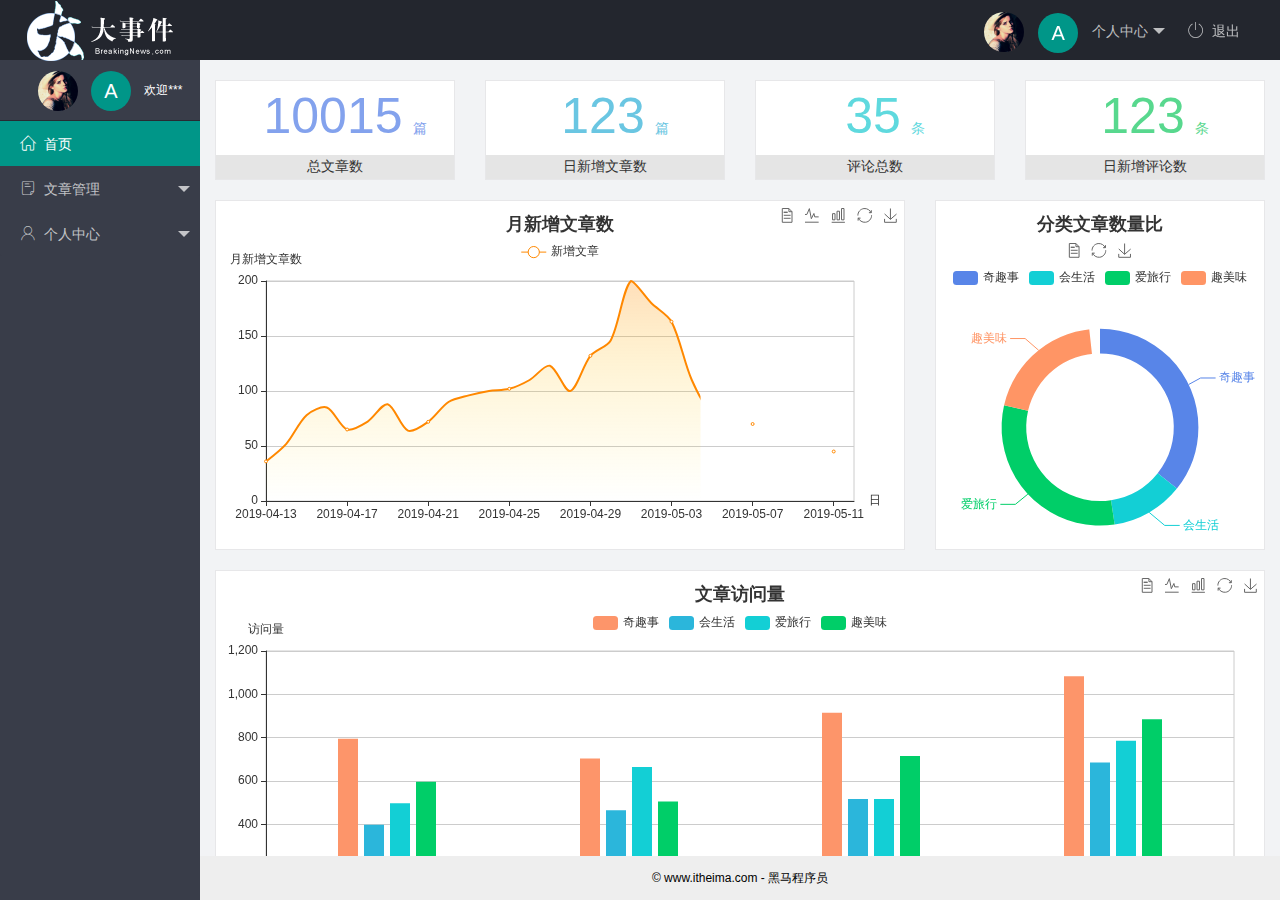
<file: index.html>
<!DOCTYPE html>
<html>
<head>
  <meta charset="utf-8">
  <meta name="viewport" content="width=device-width, initial-scale=1, maximum-scale=1">
  <title>layout 后台大布局 - Layui</title>
  <link rel="stylesheet" href="./assets/lib/layui/css/layui.css">
  <link rel="stylesheet" href="./assets/fonts/iconfont.css">
  <link rel="stylesheet" href="./assets/css/index.css">
</head>
<body class="layui-layout-body">
<div class="layui-layout layui-layout-admin">
  <div class="layui-header">
    <div class="layui-logo"><img src="./assets/images/logo.png" alt=""></div>
    <!-- 头部区域（可配合layui已有的水平导航） -->
    <ul class="layui-nav layui-layout-right">
      <li class="layui-nav-item">
        <a href="javascript:;">
          <img src="./assets/images/sample.jpg" class="layui-nav-img">
          <span class="text-avatar">A</span>
          个人中心
        </a>
        <dl class="layui-nav-child">
          <dd><a href="">基本资料</a></dd>
          <dd><a href="">更换头像</a></dd>
          <dd><a href="">更改密码</a></dd>
        </dl>
      </li>
      <li class="layui-nav-item">
        <a href="javascript:;" id="btnLogout"><span class="iconfont icon-tuichu"></span>退出</a>
        </li>
    </ul>
  </div>
  
  <div class="layui-side layui-bg-black">
    <div class="layui-side-scroll">
      <div class="userinfo">
        <img src="./assets/images/sample.jpg" class="layui-nav-img">
        <span class="text-avatar">A</span>
        <span id="welcome">欢迎***</span>
      </div>
      <!-- 左侧导航区域（可配合layui已有的垂直导航） -->
      <ul class="layui-nav layui-nav-tree" lay-shrink="all">
        <li class="layui-nav-item layui-this">
          <a href="./home/dashboard.html" target="fm"><span class="iconfont icon-home"></span>首页</a>
        </li>
        <li class="layui-nav-item">
          <a class="" href="javascript:;"><span class="iconfont icon-16"></span>文章管理</a>
          <dl class="layui-nav-child">
            <dd>
              <a href="javascript:;"><i class="layui-icon layui-icon-app"></i>文章类别</a>
            </dd>
            <dd>
              <a href="javascript:;"><i class="layui-icon layui-icon-app"></i>文章列表</a>
            </dd>
            <dd>
              <a href="javascript:;"><i class="layui-icon layui-icon-app"></i>发布文章</a>
            </dd>
          </dl>
        </li>
        <li class="layui-nav-item">
          <a href="javascript:;"><span class="iconfont icon-user"></span>个人中心</a>
          <dl class="layui-nav-child">
            <dd>
              <a href="javascript:;"><i class="layui-icon layui-icon-app"></i>基本资料</a>
            </dd>
            <dd>
              <a href="javascript:;"><i class="layui-icon layui-icon-app"></i>更换头像</a>
            </dd>
            <dd>
              <a href="javascript:;"><i class="layui-icon layui-icon-app"></i>重置密码</a>
            </dd>
          </dl>
        </li>
      </ul>
    </div>
  </div>
  
  <div class="layui-body">
    <!-- 内容主体区域 -->
    <iframe name="fm" src="./home/dashboard.html" frameborder="0"></iframe>
  </div>
  
  <div class="layui-footer">
    <!-- 底部固定区域 -->
    © www.itheima.com - 黑马程序员
  </div>
</div>
<script src="./assets/lib/layui/layui.all.js"></script>
<script src="./assets/lib/jquery.js"></script>
<script src="./assets/js/baseAPI.js"></script>

<script src="./assets/js/index.js"></script>
</body>
</html>
</file>
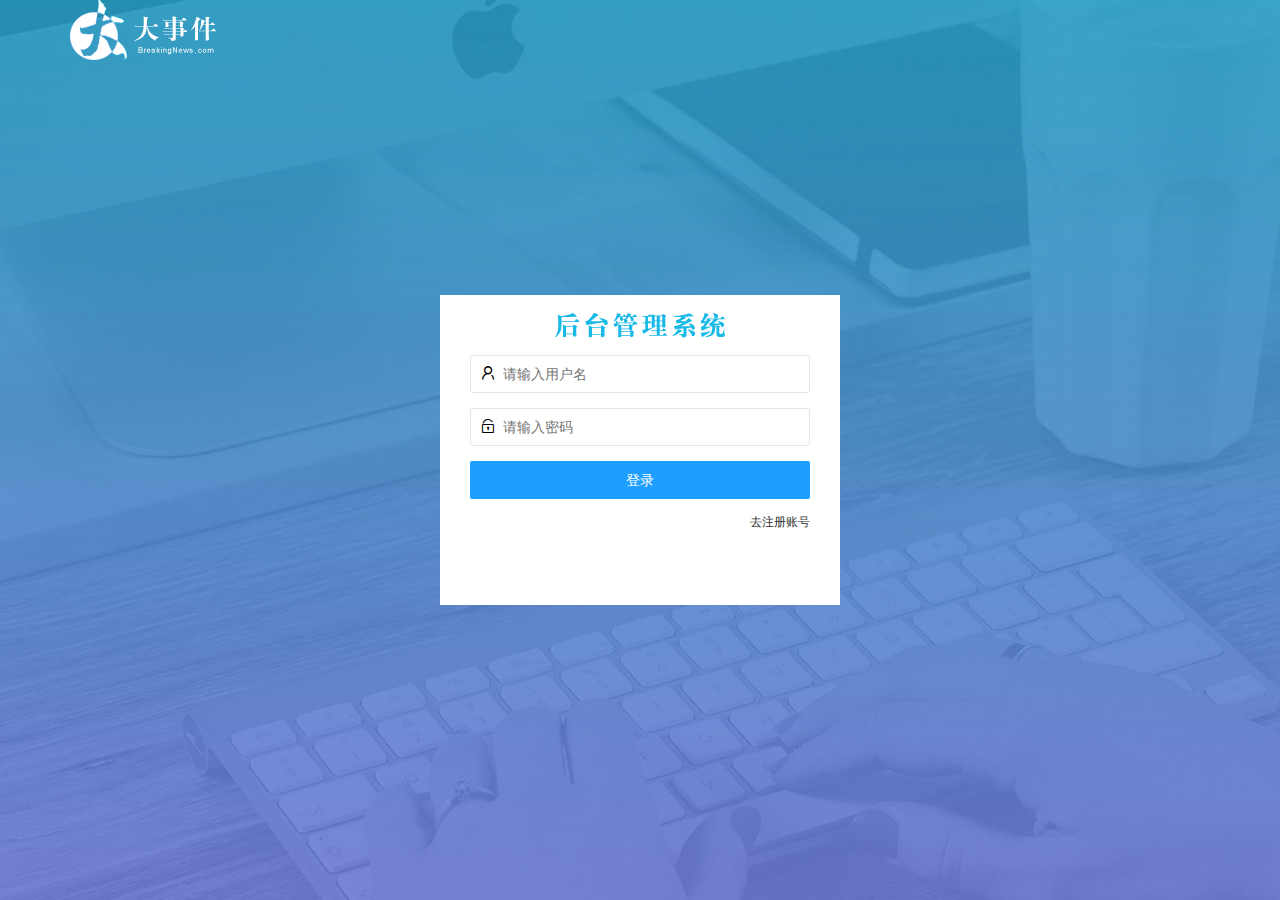
<file: login.html>
<!DOCTYPE html>
<html lang="en">

<head>
  <meta charset="UTF-8">
  <meta name="viewport" content="width=device-width, initial-scale=1.0">
  <title>大事件-登录/注册</title>
  <!-- 导入layui 样式 -->
  <link rel="stylesheet" href="./assets/lib/layui/css/layui.css">
  <!-- 导入自己的样式表 -->
  <link rel="stylesheet" href="./assets/css/login.css">
</head>

<body>
  <div class="layui-main">
    <img src="./assets/images/logo.png" alt="">
  </div>
  <div class="loginAndRegBox">
    <div class="title-box"></div>

    <!-- 登录的div -->
    <div class="login-box">
      <!-- 登录的表单 -->
      <form class="layui-form" id="form_login">
        <!-- 用户名 -->
        <div class="layui-form-item">
          <i class="layui-icon layui-icon-username"></i>
          <input type="text" name="username" required lay-verify="required" placeholder="请输入用户名" autocomplete="off" class="layui-input" />
        </div>
        <!-- 密码 -->
        <div class="layui-form-item">
          <i class="layui-icon layui-icon-password"></i>
          <input type="password" name="password" required lay-verify="required|pwd" placeholder="请输入密码" autocomplete="off" class="layui-input" />
        </div>
        <!-- 登录按钮 -->
        <div class="layui-form-item">
          <!-- 注意：表单提交按钮和普通按钮的区别，就是 lay-submit 属性 -->
          <button class="layui-btn layui-btn-fluid layui-btn-normal" lay-submit>登录</button>
        </div>
        <div class="layui-form-item links">
          <a href="javascript:;" id="link_reg">去注册账号</a>
        </div>
      </form>
    </div>
    <!-- 注册的div -->
    <div class="reg-box">
      <!-- 注册的表单 -->
      <form class="layui-form" id="form_reg">
        <!-- 用户名 -->
        <div class="layui-form-item">
          <i class="layui-icon layui-icon-username"></i>
          <input type="text" name="username" required lay-verify="required" placeholder="请输入用户名" autocomplete="off" class="layui-input" />
        </div>
        <!-- 密码 -->
        <div class="layui-form-item">
          <i class="layui-icon layui-icon-password"></i>
          <input type="password" name="password" required lay-verify="required|pwd" placeholder="请输入密码" autocomplete="off" class="layui-input" />
        </div>
        <!-- 密码确认框 -->
        <div class="layui-form-item">
          <i class="layui-icon layui-icon-password"></i>
          <input type="password" name="repassword" required lay-verify="required|pwd|repwd" placeholder="再次确认密码" autocomplete="off" class="layui-input" />
        </div>
        <!-- 注册按钮 -->
        <div class="layui-form-item">
          <!-- 注意：表单提交按钮和普通按钮的区别，就是 lay-submit 属性 -->
          <button class="layui-btn layui-btn-fluid layui-btn-normal" lay-submit>注册</button>
        </div>
        <div class="layui-form-item links">
          <a href="javascript:;" id="link_login">去登录</a>
        </div>
      </form>
    </div>
  </div>
  <script src="./assets/lib/layui/layui.all.js"></script>
  <script src="./assets/lib/jquery.js"></script>
  <script src="./assets/js/baseAPI.js"></script>
  <script src="./assets/js/login.js"></script>
</body>

</html>
</file>
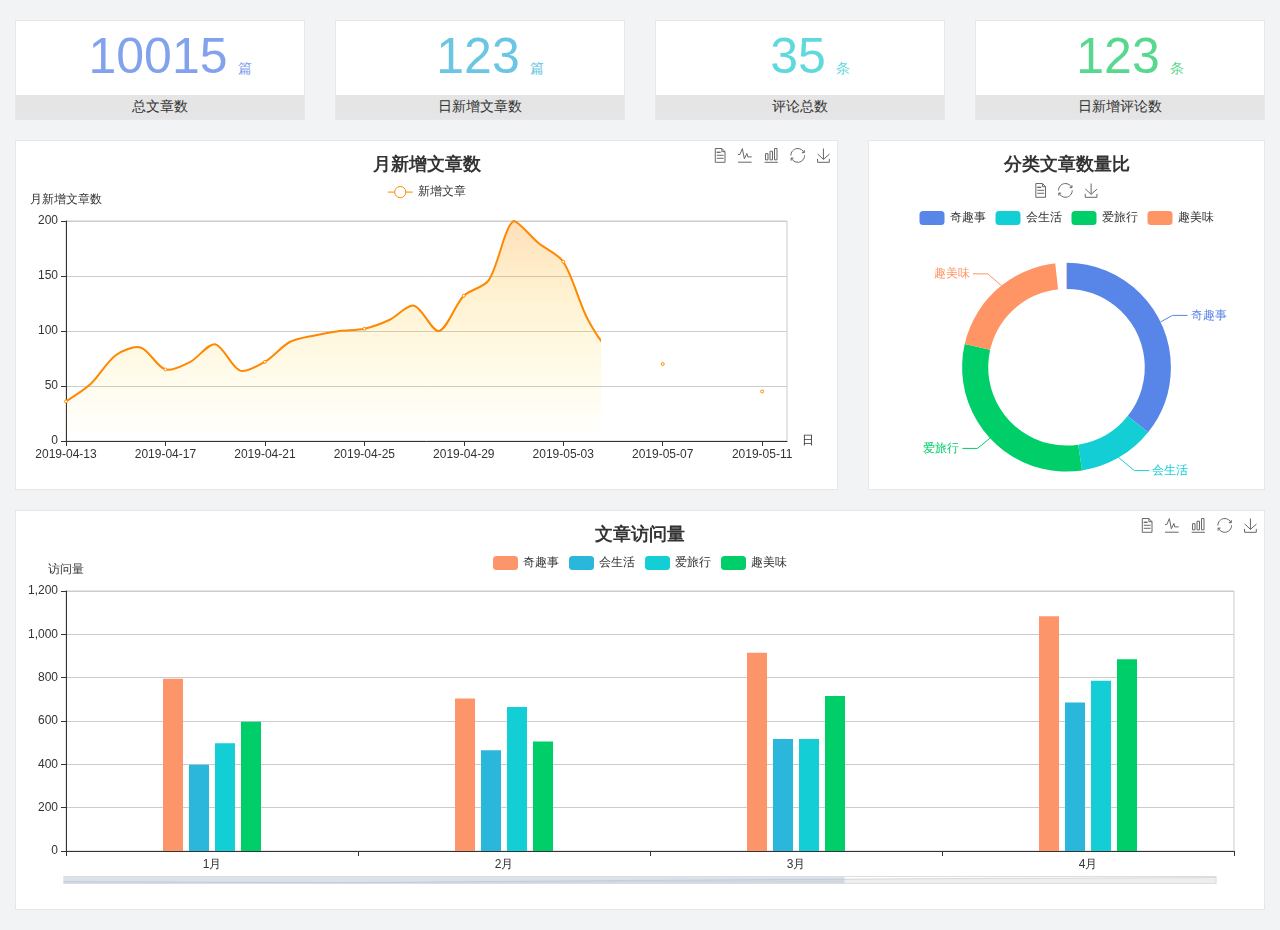
<file: home/dashboard.html>
<!DOCTYPE html>
<html lang="en">

<head>
  <meta charset="UTF-8">
  <meta name="viewport" content="width=device-width, initial-scale=1.0">
  <meta http-equiv="X-UA-Compatible" content="ie=edge">
  <title>图表统计</title>
  <link rel="stylesheet" href="../assets/lib/bootstrap.css" />
  <link rel="stylesheet" href="../assets/lib/main.css" />
  <script src="../assets/lib/jquery.js"></script>
  <script type="text/javascript" src="../assets/lib/echarts.min.js"></script>
</head>

<body>
  <div class="container-fluid">
    <div class="row spannel_list">
      <div class="col-sm-3 col-xs-6">
        <div class="spannel">
          <em>10015</em><span>篇</span>
          <b>总文章数</b>
        </div>
      </div>
      <div class="col-sm-3 col-xs-6">
        <div class="spannel scolor01">
          <em>123</em><span>篇</span>
          <b>日新增文章数</b>
        </div>
      </div>
      <div class="col-sm-3 col-xs-6">
        <div class="spannel scolor02">
          <em>35</em><span>条</span>
          <b>评论总数</b>
        </div>
      </div>
      <div class="col-sm-3 col-xs-6">
        <div class="spannel scolor03">
          <em>123</em><span>条</span>
          <b>日新增评论数</b>
        </div>
      </div>
    </div>
  </div>

  <div class="container-fluid">
    <div class="row curve-pie">
      <div class="col-lg-8 col-md-8">
        <div class="gragh_pannel" id="curve_show"></div>
      </div>
      <div class="col-lg-4 col-md-4">
        <div class="gragh_pannel" id="pie_show"></div>
      </div>
    </div>
  </div>

  <div class="container-fluid">
    <div class="column_pannel" id="column_show"></div>
  </div>

  <script>
    var oChart = echarts.init(document.getElementById('curve_show'));
    var aList_all = [
      { 'count': 36, 'date': '2019-04-13' },
      { 'count': 52, 'date': '2019-04-14' },
      { 'count': 78, 'date': '2019-04-15' },
      { 'count': 85, 'date': '2019-04-16' },
      { 'count': 65, 'date': '2019-04-17' },
      { 'count': 72, 'date': '2019-04-18' },
      { 'count': 88, 'date': '2019-04-19' },
      { 'count': 64, 'date': '2019-04-20' },
      { 'count': 72, 'date': '2019-04-21' },
      { 'count': 90, 'date': '2019-04-22' },
      { 'count': 96, 'date': '2019-04-23' },
      { 'count': 100, 'date': '2019-04-24' },
      { 'count': 102, 'date': '2019-04-25' },
      { 'count': 110, 'date': '2019-04-26' },
      { 'count': 123, 'date': '2019-04-27' },
      { 'count': 100, 'date': '2019-04-28' },
      { 'count': 132, 'date': '2019-04-29' },
      { 'count': 146, 'date': '2019-04-30' },
      { 'count': 200, 'date': '2019-05-01' },
      { 'count': 180, 'date': '2019-05-02' },
      { 'count': 163, 'date': '2019-05-03' },
      { 'count': 110, 'date': '2019-05-04' },
      { 'count': 80, 'date': '2019-05-05' },
      { 'count': 82, 'date': '2019-05-06' },
      { 'count': 70, 'date': '2019-05-07' },
      { 'count': 65, 'date': '2019-05-08' },
      { 'count': 54, 'date': '2019-05-09' },
      { 'count': 40, 'date': '2019-05-10' },
      { 'count': 45, 'date': '2019-05-11' },
      { 'count': 38, 'date': '2019-05-12' },
    ];

    let aCount = [];
    let aDate = [];

    for (var i = 0; i < aList_all.length; i++) {
      aCount.push(aList_all[i].count);
      aDate.push(aList_all[i].date);
    }

    var chartopt = {
      title: {
        text: '月新增文章数',
        left: 'center',
        top: '10'
      },
      tooltip: {
        trigger: 'axis'
      },
      legend: {
        data: ['新增文章'],
        top: '40'
      },
      toolbox: {
        show: true,
        feature: {
          mark: { show: true },
          dataView: { show: true, readOnly: false },
          magicType: { show: true, type: ['line', 'bar'] },
          restore: { show: true },
          saveAsImage: { show: true }
        }
      },
      calculable: true,
      xAxis: [
        {
          name: '日',
          type: 'category',
          boundaryGap: false,
          data: aDate
        }
      ],
      yAxis: [
        {
          name: '月新增文章数',
          type: 'value'
        }
      ],
      series: [
        {
          name: '新增文章',
          type: 'line',
          smooth: true,
          itemStyle: { normal: { areaStyle: { type: 'default' }, color: '#f80' }, lineStyle: { color: '#f80' } },
          data: aCount
        }],
      areaStyle: {
        normal: {
          color: new echarts.graphic.LinearGradient(0, 0, 0, 1, [{
            offset: 0,
            color: 'rgba(255,136,0,0.39)'
          }, {
            offset: .34,
            color: 'rgba(255,180,0,0.25)'
          }, {
            offset: 1,
            color: 'rgba(255,222,0,0.00)'
          }])

        }
      },
      grid: {
        show: true,
        x: 50,
        x2: 50,
        y: 80,
        height: 220
      }
    };

    oChart.setOption(chartopt);


    var oPie = echarts.init(document.getElementById('pie_show'));
    var oPieopt =
    {
      title: {
        top: 10,
        text: '分类文章数量比',
        x: 'center'
      },
      tooltip: {
        trigger: 'item',
        formatter: "{a} <br/>{b} : {c} ({d}%)"
      },
      color: ['#5885e8', '#13cfd5', '#00ce68', '#ff9565'],
      legend: {
        x: 'center',
        top: 65,
        data: ['奇趣事', '会生活', '爱旅行', '趣美味']
      },
      toolbox: {
        show: true,
        x: 'center',
        top: 35,
        feature: {
          mark: { show: true },
          dataView: { show: true, readOnly: false },
          magicType: {
            show: true,
            type: ['pie', 'funnel'],
            option: {
              funnel: {
                x: '25%',
                width: '50%',
                funnelAlign: 'left',
                max: 1548
              }
            }
          },
          restore: { show: true },
          saveAsImage: { show: true }
        }
      },
      calculable: true,
      series: [
        {
          name: '访问来源',
          type: 'pie',
          radius: ['45%', '60%'],
          center: ['50%', '65%'],
          data: [
            { value: 300, name: '奇趣事' },
            { value: 100, name: '会生活' },
            { value: 260, name: '爱旅行' },
            { value: 180, name: '趣美味' }
          ]
        }
      ]
    };
    oPie.setOption(oPieopt);



    var oColumn = this.echarts.init(document.getElementById('column_show'));
    var oColumnopt =
    {
      title: {
        text: '文章访问量',
        left: 'center',
        top: '10'
      },
      tooltip: {
        trigger: 'axis'
      },
      legend: {
        data: ['奇趣事', '会生活', '爱旅行', '趣美味'],
        top: '40'
      },
      toolbox: {
        show: true,
        feature: {
          mark: { show: true },
          dataView: { show: true, readOnly: false },
          magicType: { show: true, type: ['line', 'bar'] },
          restore: { show: true },
          saveAsImage: { show: true }
        }
      },
      calculable: true,
      xAxis: [
        {
          type: 'category',
          data: ['1月', '2月', '3月', '4月', '5月']
        }
      ],
      yAxis: [
        {
          name: '访问量',
          type: 'value'
        }
      ],
      series: [
        {
          name: '奇趣事',
          type: 'bar',
          barWidth: 20,
          itemStyle: {
            normal: { areaStyle: { type: 'default' }, color: '#fd956a' }
          },
          data: [800, 708, 920, 1090, 1200]
        },
        {
          name: '会生活',
          type: 'bar',
          barWidth: 20,
          itemStyle: {
            normal: { areaStyle: { type: 'default' }, color: '#2bb6db' }
          },
          data: [400, 468, 520, 690, 800]
        },
        {
          name: '爱旅行',
          type: 'bar',
          barWidth: 20,
          itemStyle: {
            normal: { areaStyle: { type: 'default' }, color: '#13cfd5' }
          },
          data: [500, 668, 520, 790, 900]
        },
        {
          name: '趣美味',
          type: 'bar',
          barWidth: 20,
          itemStyle: {
            normal: { areaStyle: { type: 'default' }, color: '#00ce68' }
          },
          data: [600, 508, 720, 890, 1000]
        }
      ],
      grid: {
        show: true,
        x: 50,
        x2: 30,
        y: 80,
        height: 260
      },
      dataZoom: [//给x轴设置滚动条
        {
          start: 0,//默认为0
          end: 100 - 1000 / 31,//默认为100
          type: 'slider',
          show: true,
          xAxisIndex: [0],
          handleSize: 0,//滑动条的 左右2个滑动条的大小
          height: 8,//组件高度
          left: 45, //左边的距离
          right: 50,//右边的距离
          bottom: 26,//右边的距离
          handleColor: '#ddd',//h滑动图标的颜色
          handleStyle: {
            borderColor: "#cacaca",
            borderWidth: "1",
            shadowBlur: 2,
            background: "#ddd",
            shadowColor: "#ddd",
          }
        }]
    };
    oColumn.setOption(oColumnopt);
  </script>
</body>

</html>
</file>
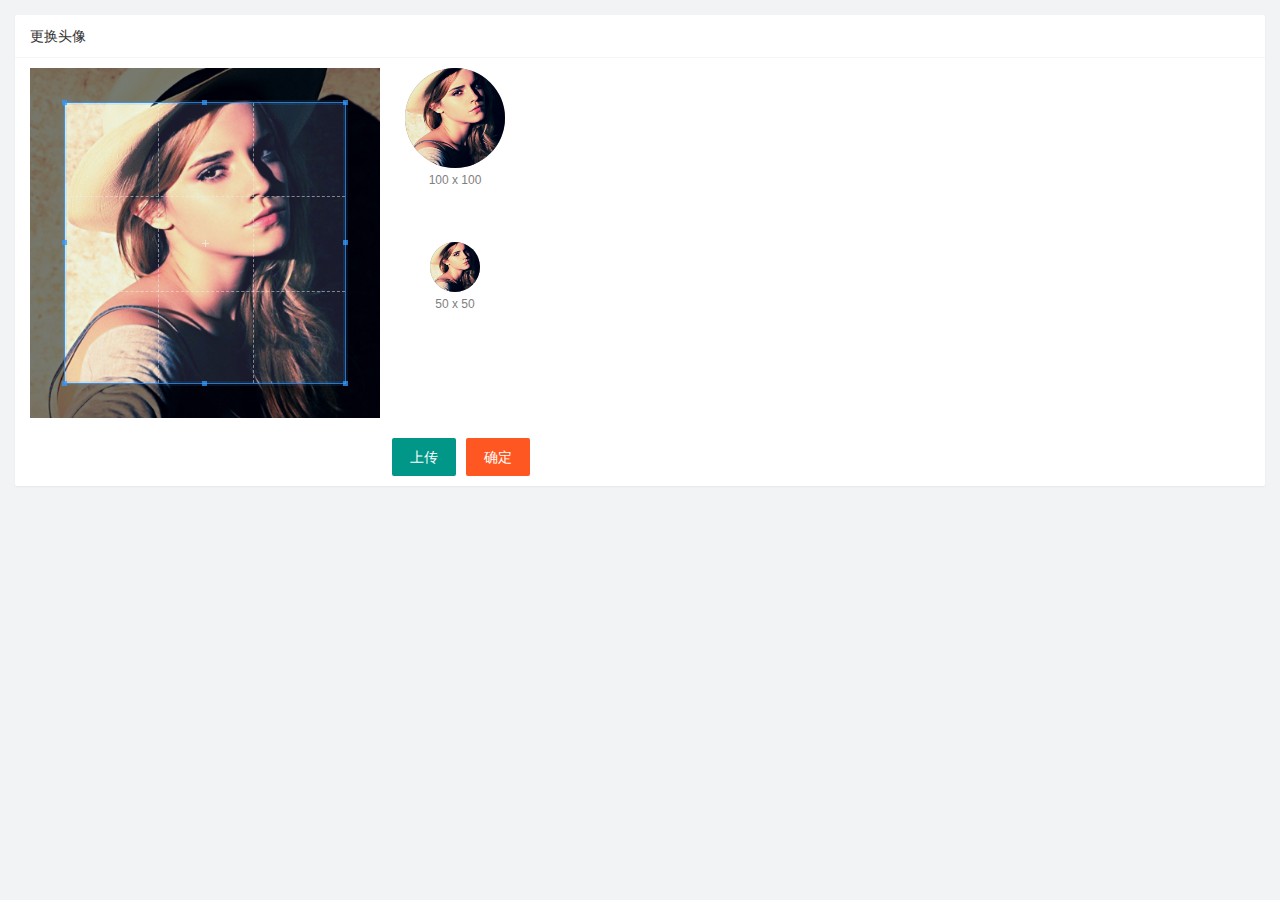
<file: user/user_avatar.html>
<!DOCTYPE html>
<html lang="en">
  <head>
    <meta charset="UTF-8" />
    <meta name="viewport" content="width=device-width, initial-scale=1.0" />
    <title>Document</title>
    <link rel="stylesheet" href="../assets/lib/layui/css/layui.css" />
    <link rel="stylesheet" href="../assets/lib/cropper/cropper.css" />
    <link rel="stylesheet" href="../assets/css/user/user_avatar.css" />
  </head>
  <body>
    <!-- 卡片区域 -->
    <div class="layui-card">
      <div class="layui-card-header">更换头像</div>
      <div class="layui-card-body">
        <!-- 第一行的图片裁剪和预览区域 -->
        <div class="row1">
          <!-- 图片裁剪区域 -->
          <div class="cropper-box">
            <!-- 这个 img 标签很重要，将来会把它初始化为裁剪区域 -->
            <img id="image" src="../assets/images/sample.jpg" />
          </div>
          <!-- 图片的预览区域 -->
          <div class="preview-box">
            <div>
              <!-- 宽高为 100px 的预览区域 -->
              <div class="img-preview w100"></div>
              <p class="size">100 x 100</p>
            </div>
            <div>
              <!-- 宽高为 50px 的预览区域 -->
              <div class="img-preview w50"></div>
              <p class="size">50 x 50</p>
            </div>
          </div>
        </div>

        <!-- 第二行的按钮区域 -->
        <div class="row2">
          <!-- 通过 accept 属性，可以指定，允许用户选择什么类型的文件 -->
          <input type="file" id="file" accept="image/png,image/jpeg" />
          <button type="button" class="layui-btn" id="btnChooseImage">上传</button>
          <button type="button" class="layui-btn layui-btn-danger" id="btnUpload">确定</button>
        </div>
      </div>
    </div>

    <script src="../assets/lib/layui/layui.all.js"></script>
    <script src="../assets/lib/jquery.js"></script>
    <script src="../assets/lib/cropper/Cropper.js"></script>
    <script src="../assets/lib/cropper/jquery-cropper.js"></script>
    <script src="../assets/js/baseAPI.js"></script>
    <script src="../assets/js/user/user_avatar.js"></script>
  </body>
</html>
</file>
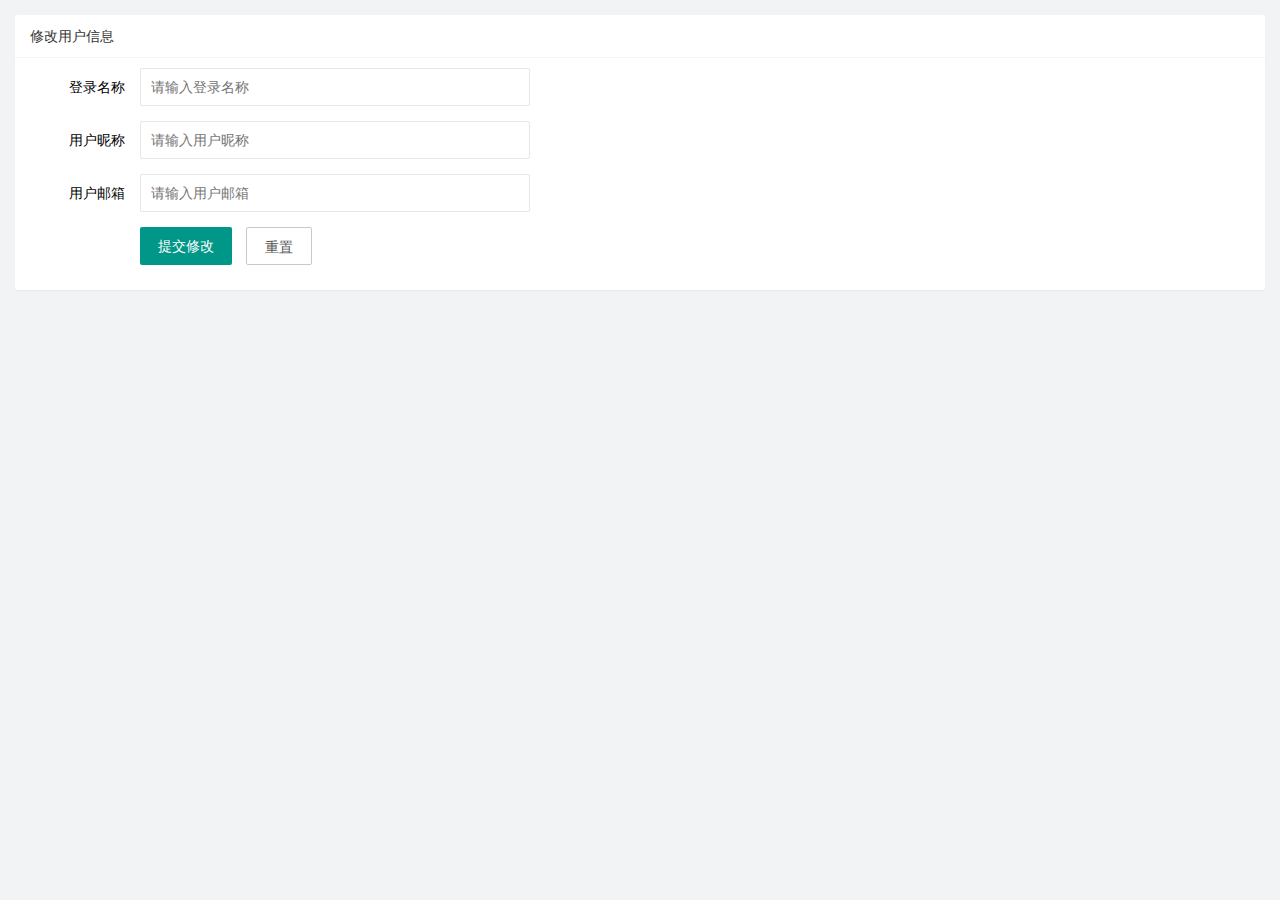
<file: user/user_info.html>
<!DOCTYPE html>
<html lang="en">
  <head>
    <meta charset="UTF-8" />
    <meta name="viewport" content="width=device-width, initial-scale=1.0" />
    <title>Document</title>
    <!-- 导入 layui 的样式 -->
    <link rel="stylesheet" href="../assets/lib/layui/css/layui.css" />
    <!-- 导入自己的样式 -->
    <link rel="stylesheet" href="../assets/css/user/user_info.css" />
  </head>
  <body>
    <!-- 卡片区域 -->
    <div class="layui-card">
      <div class="layui-card-header">修改用户信息</div>
      <div class="layui-card-body">
        <!-- form 表单区域 -->
        <form class="layui-form" lay-filter="formUserInfo">
          <!-- 这是隐藏域 -->
          <input type="hidden" name="id" value="" />
          <div class="layui-form-item">
            <label class="layui-form-label">登录名称</label>
            <div class="layui-input-block">
              <input type="text" name="username" required lay-verify="required" placeholder="请输入登录名称" autocomplete="off" class="layui-input"  readonly/>
            </div>
          </div>
          <div class="layui-form-item">
            <label class="layui-form-label">用户昵称</label>
            <div class="layui-input-block">
              <input type="text" name="nickname" required lay-verify="required|nickname" placeholder="请输入用户昵称" autocomplete="off" class="layui-input" />
            </div>
          </div>
          <div class="layui-form-item">
            <label class="layui-form-label">用户邮箱</label>
            <div class="layui-input-block">
              <input type="text" name="email" required lay-verify="required|email" placeholder="请输入用户邮箱" autocomplete="off" class="layui-input" />
            </div>
          </div>
          <div class="layui-form-item">
            <div class="layui-input-block">
              <button class="layui-btn" lay-submit lay-filter="formDemo">提交修改</button>
              <button type="reset" class="layui-btn layui-btn-primary" id="btnReset">重置</button>
            </div>
          </div>
        </form>
      </div>
    </div>

    <!-- 导入 layui 的 js -->
    <script src="../assets/lib/layui/layui.all.js"></script>
    <!-- 导入 jquery -->
    <script src="../assets/lib/jquery.js"></script>
    <!-- 导入 baseAPI -->
    <script src="../assets/js/baseAPI.js"></script>
    <!-- 导入自己的 js -->
    <script src="../assets/js/user/user_info.js"></script>
  </body>
</html>
</file>
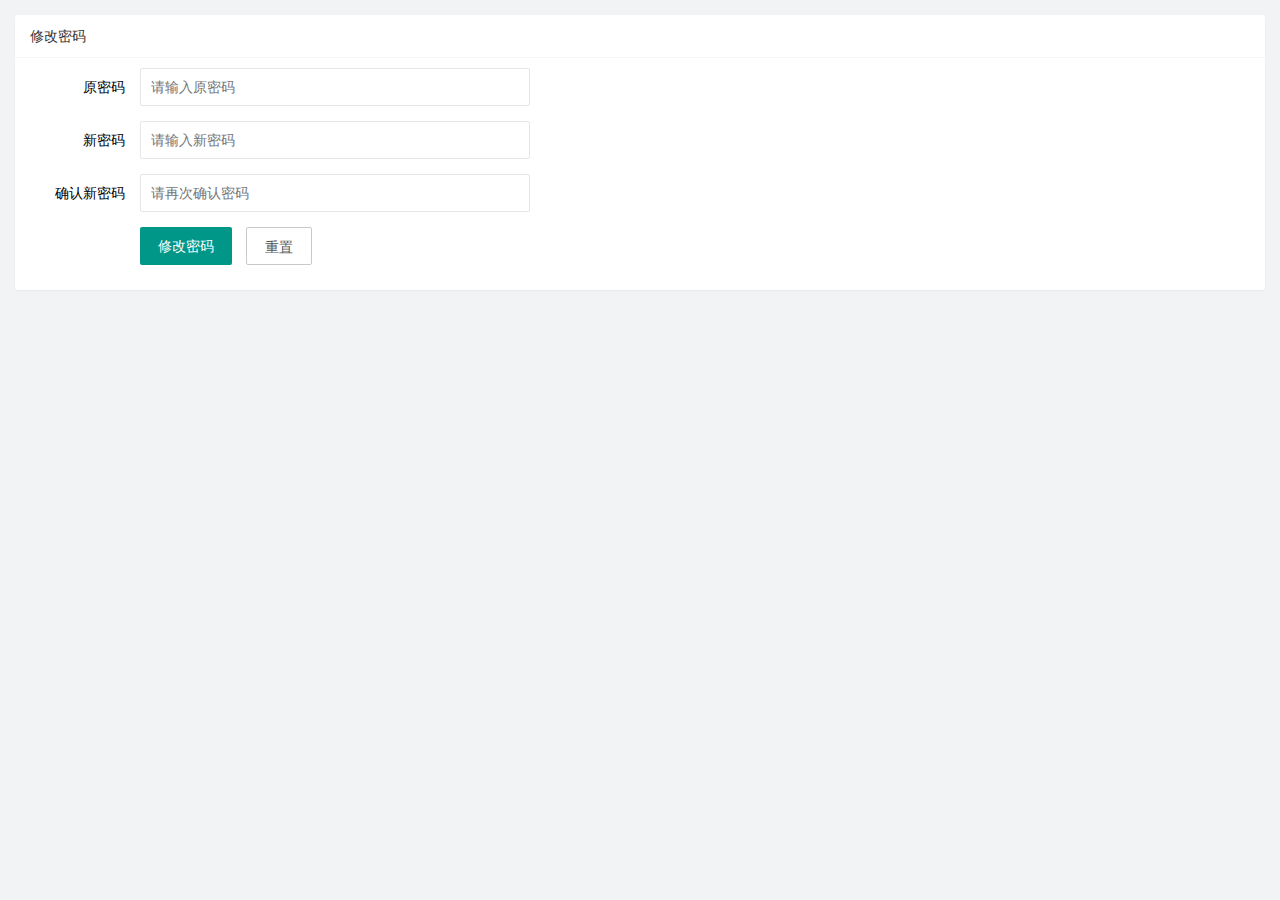
<file: user/user_pwd.html>
<!DOCTYPE html>
<html lang="en">
  <head>
    <meta charset="UTF-8" />
    <meta name="viewport" content="width=device-width, initial-scale=1.0" />
    <title>Document</title>
    <link rel="stylesheet" href="../assets/lib/layui/css/layui.css" />
    <link rel="stylesheet" href="../assets/css/user/user_pwd.css" />
  </head>
  <body>
    <!-- 卡片区域 -->
    <div class="layui-card">
      <div class="layui-card-header">修改密码</div>
      <div class="layui-card-body">
        <form class="layui-form">
          <div class="layui-form-item">
            <label class="layui-form-label">原密码</label>
            <div class="layui-input-block">
              <input type="password" name="oldPwd" required lay-verify="required|pwd" placeholder="请输入原密码" autocomplete="off" class="layui-input" />
            </div>
          </div>
          <div class="layui-form-item">
            <label class="layui-form-label">新密码</label>
            <div class="layui-input-block">
              <input type="password" name="newPwd" required lay-verify="required|pwd|samePwd" placeholder="请输入新密码" autocomplete="off" class="layui-input" />
            </div>
          </div>
          <div class="layui-form-item">
            <label class="layui-form-label">确认新密码</label>
            <div class="layui-input-block">
              <input type="password" name="rePwd" required lay-verify="required|pwd|rePwd" placeholder="请再次确认密码" autocomplete="off" class="layui-input" />
            </div>
          </div>
          <div class="layui-form-item">
            <div class="layui-input-block">
              <button class="layui-btn" lay-submit lay-filter="formDemo">修改密码</button>
              <button type="reset" class="layui-btn layui-btn-primary">重置</button>
            </div>
          </div>
        </form>
      </div>
    </div>

    <!-- 导入 layui 的 js -->
    <script src="../assets/lib/layui/layui.all.js"></script>
    <!-- 导入 jQuery -->
    <script src="../assets/lib/jquery.js"></script>
    <!-- 导入 baseAPI -->
    <script src="../assets/js/baseAPI.js"></script>
    <!-- 导入自己的 js -->
    <script src="../assets/js/user/user_pwd.js"></script>
  </body>
</html>
</file>
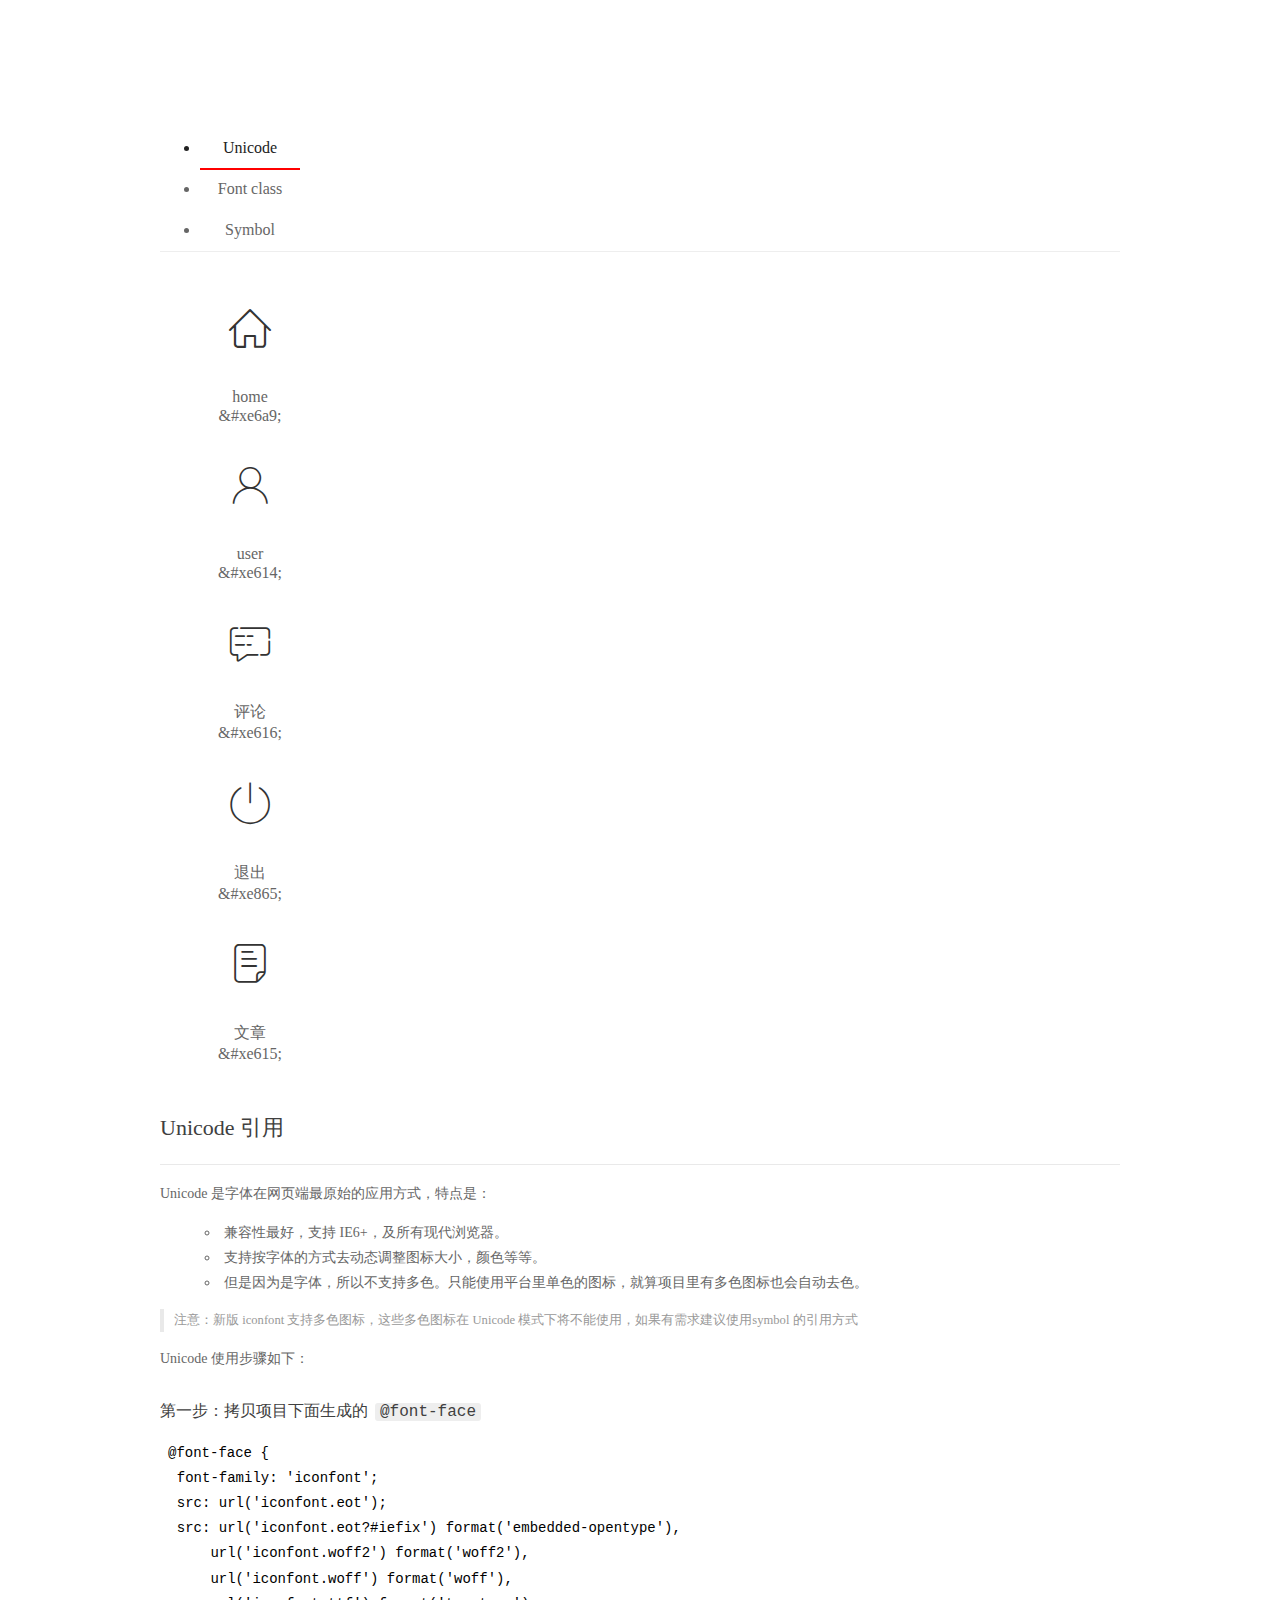
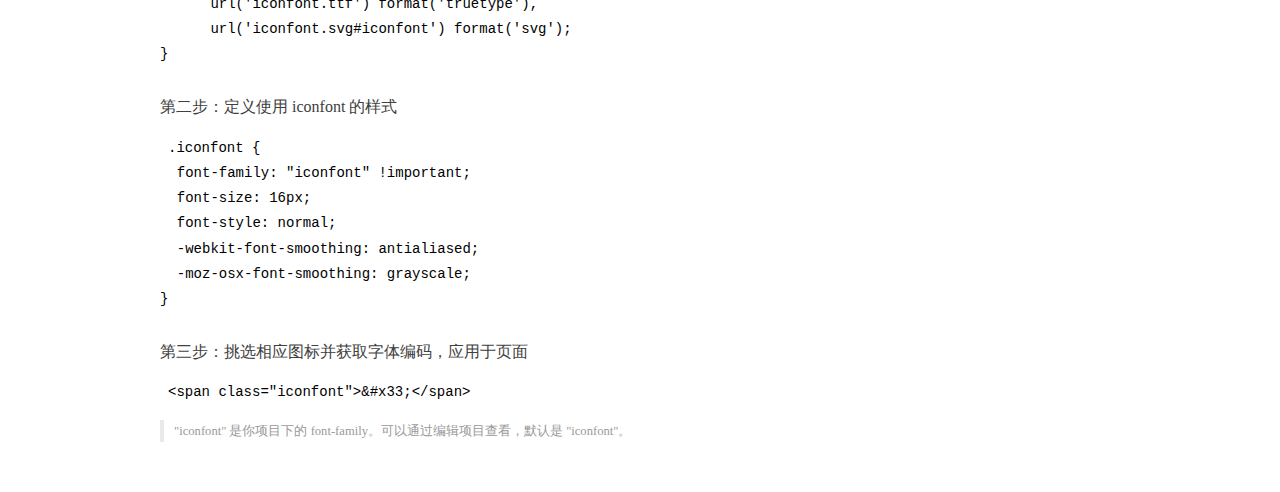
<file: assets/fonts/demo_index.html>
<!DOCTYPE html>
<html>
<head>
  <meta charset="utf-8"/>
  <title>IconFont Demo</title>
  <link rel="shortcut icon" href="https://gtms04.alicdn.com/tps/i4/TB1_oz6GVXXXXaFXpXXJDFnIXXX-64-64.ico" type="image/x-icon"/>
  <link rel="stylesheet" href="https://g.alicdn.com/thx/cube/1.3.2/cube.min.css">
  <link rel="stylesheet" href="demo.css">
  <link rel="stylesheet" href="iconfont.css">
  <script src="iconfont.js"></script>
  <!-- jQuery -->
  <script src="https://a1.alicdn.com/oss/uploads/2018/12/26/7bfddb60-08e8-11e9-9b04-53e73bb6408b.js"></script>
  <!-- 代码高亮 -->
  <script src="https://a1.alicdn.com/oss/uploads/2018/12/26/a3f714d0-08e6-11e9-8a15-ebf944d7534c.js"></script>
</head>
<body>
  <div class="main">
    <h1 class="logo"><a href="https://www.iconfont.cn/" title="iconfont 首页" target="_blank">&#xe86b;</a></h1>
    <div class="nav-tabs">
      <ul id="tabs" class="dib-box">
        <li class="dib active"><span>Unicode</span></li>
        <li class="dib"><span>Font class</span></li>
        <li class="dib"><span>Symbol</span></li>
      </ul>
      
    </div>
    <div class="tab-container">
      <div class="content unicode" style="display: block;">
          <ul class="icon_lists dib-box">
          
            <li class="dib">
              <span class="icon iconfont">&#xe6a9;</span>
                <div class="name">home</div>
                <div class="code-name">&amp;#xe6a9;</div>
              </li>
          
            <li class="dib">
              <span class="icon iconfont">&#xe614;</span>
                <div class="name">user</div>
                <div class="code-name">&amp;#xe614;</div>
              </li>
          
            <li class="dib">
              <span class="icon iconfont">&#xe616;</span>
                <div class="name">评论</div>
                <div class="code-name">&amp;#xe616;</div>
              </li>
          
            <li class="dib">
              <span class="icon iconfont">&#xe865;</span>
                <div class="name">退出</div>
                <div class="code-name">&amp;#xe865;</div>
              </li>
          
            <li class="dib">
              <span class="icon iconfont">&#xe615;</span>
                <div class="name">文章</div>
                <div class="code-name">&amp;#xe615;</div>
              </li>
          
          </ul>
          <div class="article markdown">
          <h2 id="unicode-">Unicode 引用</h2>
          <hr>

          <p>Unicode 是字体在网页端最原始的应用方式，特点是：</p>
          <ul>
            <li>兼容性最好，支持 IE6+，及所有现代浏览器。</li>
            <li>支持按字体的方式去动态调整图标大小，颜色等等。</li>
            <li>但是因为是字体，所以不支持多色。只能使用平台里单色的图标，就算项目里有多色图标也会自动去色。</li>
          </ul>
          <blockquote>
            <p>注意：新版 iconfont 支持多色图标，这些多色图标在 Unicode 模式下将不能使用，如果有需求建议使用symbol 的引用方式</p>
          </blockquote>
          <p>Unicode 使用步骤如下：</p>
          <h3 id="-font-face">第一步：拷贝项目下面生成的 <code>@font-face</code></h3>
<pre><code class="language-css"
>@font-face {
  font-family: 'iconfont';
  src: url('iconfont.eot');
  src: url('iconfont.eot?#iefix') format('embedded-opentype'),
      url('iconfont.woff2') format('woff2'),
      url('iconfont.woff') format('woff'),
      url('iconfont.ttf') format('truetype'),
      url('iconfont.svg#iconfont') format('svg');
}
</code></pre>
          <h3 id="-iconfont-">第二步：定义使用 iconfont 的样式</h3>
<pre><code class="language-css"
>.iconfont {
  font-family: "iconfont" !important;
  font-size: 16px;
  font-style: normal;
  -webkit-font-smoothing: antialiased;
  -moz-osx-font-smoothing: grayscale;
}
</code></pre>
          <h3 id="-">第三步：挑选相应图标并获取字体编码，应用于页面</h3>
<pre>
<code class="language-html"
>&lt;span class="iconfont"&gt;&amp;#x33;&lt;/span&gt;
</code></pre>
          <blockquote>
            <p>"iconfont" 是你项目下的 font-family。可以通过编辑项目查看，默认是 "iconfont"。</p>
          </blockquote>
          </div>
      </div>
      <div class="content font-class">
        <ul class="icon_lists dib-box">
          
          <li class="dib">
            <span class="icon iconfont icon-home"></span>
            <div class="name">
              home
            </div>
            <div class="code-name">.icon-home
            </div>
          </li>
          
          <li class="dib">
            <span class="icon iconfont icon-user"></span>
            <div class="name">
              user
            </div>
            <div class="code-name">.icon-user
            </div>
          </li>
          
          <li class="dib">
            <span class="icon iconfont icon-pinglun"></span>
            <div class="name">
              评论
            </div>
            <div class="code-name">.icon-pinglun
            </div>
          </li>
          
          <li class="dib">
            <span class="icon iconfont icon-tuichu"></span>
            <div class="name">
              退出
            </div>
            <div class="code-name">.icon-tuichu
            </div>
          </li>
          
          <li class="dib">
            <span class="icon iconfont icon-16"></span>
            <div class="name">
              文章
            </div>
            <div class="code-name">.icon-16
            </div>
          </li>
          
        </ul>
        <div class="article markdown">
        <h2 id="font-class-">font-class 引用</h2>
        <hr>

        <p>font-class 是 Unicode 使用方式的一种变种，主要是解决 Unicode 书写不直观，语意不明确的问题。</p>
        <p>与 Unicode 使用方式相比，具有如下特点：</p>
        <ul>
          <li>兼容性良好，支持 IE8+，及所有现代浏览器。</li>
          <li>相比于 Unicode 语意明确，书写更直观。可以很容易分辨这个 icon 是什么。</li>
          <li>因为使用 class 来定义图标，所以当要替换图标时，只需要修改 class 里面的 Unicode 引用。</li>
          <li>不过因为本质上还是使用的字体，所以多色图标还是不支持的。</li>
        </ul>
        <p>使用步骤如下：</p>
        <h3 id="-fontclass-">第一步：引入项目下面生成的 fontclass 代码：</h3>
<pre><code class="language-html">&lt;link rel="stylesheet" href="./iconfont.css"&gt;
</code></pre>
        <h3 id="-">第二步：挑选相应图标并获取类名，应用于页面：</h3>
<pre><code class="language-html">&lt;span class="iconfont icon-xxx"&gt;&lt;/span&gt;
</code></pre>
        <blockquote>
          <p>"
            iconfont" 是你项目下的 font-family。可以通过编辑项目查看，默认是 "iconfont"。</p>
        </blockquote>
      </div>
      </div>
      <div class="content symbol">
          <ul class="icon_lists dib-box">
          
            <li class="dib">
                <svg class="icon svg-icon" aria-hidden="true">
                  <use xlink:href="#icon-home"></use>
                </svg>
                <div class="name">home</div>
                <div class="code-name">#icon-home</div>
            </li>
          
            <li class="dib">
                <svg class="icon svg-icon" aria-hidden="true">
                  <use xlink:href="#icon-user"></use>
                </svg>
                <div class="name">user</div>
                <div class="code-name">#icon-user</div>
            </li>
          
            <li class="dib">
                <svg class="icon svg-icon" aria-hidden="true">
                  <use xlink:href="#icon-pinglun"></use>
                </svg>
                <div class="name">评论</div>
                <div class="code-name">#icon-pinglun</div>
            </li>
          
            <li class="dib">
                <svg class="icon svg-icon" aria-hidden="true">
                  <use xlink:href="#icon-tuichu"></use>
                </svg>
                <div class="name">退出</div>
                <div class="code-name">#icon-tuichu</div>
            </li>
          
            <li class="dib">
                <svg class="icon svg-icon" aria-hidden="true">
                  <use xlink:href="#icon-16"></use>
                </svg>
                <div class="name">文章</div>
                <div class="code-name">#icon-16</div>
            </li>
          
          </ul>
          <div class="article markdown">
          <h2 id="symbol-">Symbol 引用</h2>
          <hr>

          <p>这是一种全新的使用方式，应该说这才是未来的主流，也是平台目前推荐的用法。相关介绍可以参考这篇<a href="">文章</a>
            这种用法其实是做了一个 SVG 的集合，与另外两种相比具有如下特点：</p>
          <ul>
            <li>支持多色图标了，不再受单色限制。</li>
            <li>通过一些技巧，支持像字体那样，通过 <code>font-size</code>, <code>color</code> 来调整样式。</li>
            <li>兼容性较差，支持 IE9+，及现代浏览器。</li>
            <li>浏览器渲染 SVG 的性能一般，还不如 png。</li>
          </ul>
          <p>使用步骤如下：</p>
          <h3 id="-symbol-">第一步：引入项目下面生成的 symbol 代码：</h3>
<pre><code class="language-html">&lt;script src="./iconfont.js"&gt;&lt;/script&gt;
</code></pre>
          <h3 id="-css-">第二步：加入通用 CSS 代码（引入一次就行）：</h3>
<pre><code class="language-html">&lt;style&gt;
.icon {
  width: 1em;
  height: 1em;
  vertical-align: -0.15em;
  fill: currentColor;
  overflow: hidden;
}
&lt;/style&gt;
</code></pre>
          <h3 id="-">第三步：挑选相应图标并获取类名，应用于页面：</h3>
<pre><code class="language-html">&lt;svg class="icon" aria-hidden="true"&gt;
  &lt;use xlink:href="#icon-xxx"&gt;&lt;/use&gt;
&lt;/svg&gt;
</code></pre>
          </div>
      </div>

    </div>
  </div>
  <script>
  $(document).ready(function () {
      $('.tab-container .content:first').show()

      $('#tabs li').click(function (e) {
        var tabContent = $('.tab-container .content')
        var index = $(this).index()

        if ($(this).hasClass('active')) {
          return
        } else {
          $('#tabs li').removeClass('active')
          $(this).addClass('active')

          tabContent.hide().eq(index).fadeIn()
        }
      })
    })
  </script>
</body>
</html>
</file>
<file: assets/lib/layui/css/layui.css>
/** layui-v2.5.5 MIT License By https://www.layui.com */
 .layui-inline,img{display:inline-block;vertical-align:middle}h1,h2,h3,h4,h5,h6{font-weight:400}.layui-edge,.layui-header,.layui-inline,.layui-main{position:relative}.layui-body,.layui-edge,.layui-elip{overflow:hidden}.layui-btn,.layui-edge,.layui-inline,img{vertical-align:middle}.layui-btn,.layui-disabled,.layui-icon,.layui-unselect{-moz-user-select:none;-webkit-user-select:none;-ms-user-select:none}.layui-elip,.layui-form-checkbox span,.layui-form-pane .layui-form-label{text-overflow:ellipsis;white-space:nowrap}.layui-breadcrumb,.layui-tree-btnGroup{visibility:hidden}blockquote,body,button,dd,div,dl,dt,form,h1,h2,h3,h4,h5,h6,input,li,ol,p,pre,td,textarea,th,ul{margin:0;padding:0;-webkit-tap-highlight-color:rgba(0,0,0,0)}a:active,a:hover{outline:0}img{border:none}li{list-style:none}table{border-collapse:collapse;border-spacing:0}h4,h5,h6{font-size:100%}button,input,optgroup,option,select,textarea{font-family:inherit;font-size:inherit;font-style:inherit;font-weight:inherit;outline:0}pre{white-space:pre-wrap;white-space:-moz-pre-wrap;white-space:-pre-wrap;white-space:-o-pre-wrap;word-wrap:break-word}body{line-height:24px;font:14px Helvetica Neue,Helvetica,PingFang SC,Tahoma,Arial,sans-serif}hr{height:1px;margin:10px 0;border:0;clear:both}a{color:#333;text-decoration:none}a:hover{color:#777}a cite{font-style:normal;*cursor:pointer}.layui-border-box,.layui-border-box *{box-sizing:border-box}.layui-box,.layui-box *{box-sizing:content-box}.layui-clear{clear:both;*zoom:1}.layui-clear:after{content:'\20';clear:both;*zoom:1;display:block;height:0}.layui-inline{*display:inline;*zoom:1}.layui-edge{display:inline-block;width:0;height:0;border-width:6px;border-style:dashed;border-color:transparent}.layui-edge-top{top:-4px;border-bottom-color:#999;border-bottom-style:solid}.layui-edge-right{border-left-color:#999;border-left-style:solid}.layui-edge-bottom{top:2px;border-top-color:#999;border-top-style:solid}.layui-edge-left{border-right-color:#999;border-right-style:solid}.layui-disabled,.layui-disabled:hover{color:#d2d2d2!important;cursor:not-allowed!important}.layui-circle{border-radius:100%}.layui-show{display:block!important}.layui-hide{display:none!important}@font-face{font-family:layui-icon;src:url(../font/iconfont.eot?v=250);src:url(../font/iconfont.eot?v=250#iefix) format('embedded-opentype'),url(../font/iconfont.woff2?v=250) format('woff2'),url(../font/iconfont.woff?v=250) format('woff'),url(../font/iconfont.ttf?v=250) format('truetype'),url(../font/iconfont.svg?v=250#layui-icon) format('svg')}.layui-icon{font-family:layui-icon!important;font-size:16px;font-style:normal;-webkit-font-smoothing:antialiased;-moz-osx-font-smoothing:grayscale}.layui-icon-reply-fill:before{content:"\e611"}.layui-icon-set-fill:before{content:"\e614"}.layui-icon-menu-fill:before{content:"\e60f"}.layui-icon-search:before{content:"\e615"}.layui-icon-share:before{content:"\e641"}.layui-icon-set-sm:before{content:"\e620"}.layui-icon-engine:before{content:"\e628"}.layui-icon-close:before{content:"\1006"}.layui-icon-close-fill:before{content:"\1007"}.layui-icon-chart-screen:before{content:"\e629"}.layui-icon-star:before{content:"\e600"}.layui-icon-circle-dot:before{content:"\e617"}.layui-icon-chat:before{content:"\e606"}.layui-icon-release:before{content:"\e609"}.layui-icon-list:before{content:"\e60a"}.layui-icon-chart:before{content:"\e62c"}.layui-icon-ok-circle:before{content:"\1005"}.layui-icon-layim-theme:before{content:"\e61b"}.layui-icon-table:before{content:"\e62d"}.layui-icon-right:before{content:"\e602"}.layui-icon-left:before{content:"\e603"}.layui-icon-cart-simple:before{content:"\e698"}.layui-icon-face-cry:before{content:"\e69c"}.layui-icon-face-smile:before{content:"\e6af"}.layui-icon-survey:before{content:"\e6b2"}.layui-icon-tree:before{content:"\e62e"}.layui-icon-upload-circle:before{content:"\e62f"}.layui-icon-add-circle:before{content:"\e61f"}.layui-icon-download-circle:before{content:"\e601"}.layui-icon-templeate-1:before{content:"\e630"}.layui-icon-util:before{content:"\e631"}.layui-icon-face-surprised:before{content:"\e664"}.layui-icon-edit:before{content:"\e642"}.layui-icon-speaker:before{content:"\e645"}.layui-icon-down:before{content:"\e61a"}.layui-icon-file:before{content:"\e621"}.layui-icon-layouts:before{content:"\e632"}.layui-icon-rate-half:before{content:"\e6c9"}.layui-icon-add-circle-fine:before{content:"\e608"}.layui-icon-prev-circle:before{content:"\e633"}.layui-icon-read:before{content:"\e705"}.layui-icon-404:before{content:"\e61c"}.layui-icon-carousel:before{content:"\e634"}.layui-icon-help:before{content:"\e607"}.layui-icon-code-circle:before{content:"\e635"}.layui-icon-water:before{content:"\e636"}.layui-icon-username:before{content:"\e66f"}.layui-icon-find-fill:before{content:"\e670"}.layui-icon-about:before{content:"\e60b"}.layui-icon-location:before{content:"\e715"}.layui-icon-up:before{content:"\e619"}.layui-icon-pause:before{content:"\e651"}.layui-icon-date:before{content:"\e637"}.layui-icon-layim-uploadfile:before{content:"\e61d"}.layui-icon-delete:before{content:"\e640"}.layui-icon-play:before{content:"\e652"}.layui-icon-top:before{content:"\e604"}.layui-icon-friends:before{content:"\e612"}.layui-icon-refresh-3:before{content:"\e9aa"}.layui-icon-ok:before{content:"\e605"}.layui-icon-layer:before{content:"\e638"}.layui-icon-face-smile-fine:before{content:"\e60c"}.layui-icon-dollar:before{content:"\e659"}.layui-icon-group:before{content:"\e613"}.layui-icon-layim-download:before{content:"\e61e"}.layui-icon-picture-fine:before{content:"\e60d"}.layui-icon-link:before{content:"\e64c"}.layui-icon-diamond:before{content:"\e735"}.layui-icon-log:before{content:"\e60e"}.layui-icon-rate-solid:before{content:"\e67a"}.layui-icon-fonts-del:before{content:"\e64f"}.layui-icon-unlink:before{content:"\e64d"}.layui-icon-fonts-clear:before{content:"\e639"}.layui-icon-triangle-r:before{content:"\e623"}.layui-icon-circle:before{content:"\e63f"}.layui-icon-radio:before{content:"\e643"}.layui-icon-align-center:before{content:"\e647"}.layui-icon-align-right:before{content:"\e648"}.layui-icon-align-left:before{content:"\e649"}.layui-icon-loading-1:before{content:"\e63e"}.layui-icon-return:before{content:"\e65c"}.layui-icon-fonts-strong:before{content:"\e62b"}.layui-icon-upload:before{content:"\e67c"}.layui-icon-dialogue:before{content:"\e63a"}.layui-icon-video:before{content:"\e6ed"}.layui-icon-headset:before{content:"\e6fc"}.layui-icon-cellphone-fine:before{content:"\e63b"}.layui-icon-add-1:before{content:"\e654"}.layui-icon-face-smile-b:before{content:"\e650"}.layui-icon-fonts-html:before{content:"\e64b"}.layui-icon-form:before{content:"\e63c"}.layui-icon-cart:before{content:"\e657"}.layui-icon-camera-fill:before{content:"\e65d"}.layui-icon-tabs:before{content:"\e62a"}.layui-icon-fonts-code:before{content:"\e64e"}.layui-icon-fire:before{content:"\e756"}.layui-icon-set:before{content:"\e716"}.layui-icon-fonts-u:before{content:"\e646"}.layui-icon-triangle-d:before{content:"\e625"}.layui-icon-tips:before{content:"\e702"}.layui-icon-picture:before{content:"\e64a"}.layui-icon-more-vertical:before{content:"\e671"}.layui-icon-flag:before{content:"\e66c"}.layui-icon-loading:before{content:"\e63d"}.layui-icon-fonts-i:before{content:"\e644"}.layui-icon-refresh-1:before{content:"\e666"}.layui-icon-rmb:before{content:"\e65e"}.layui-icon-home:before{content:"\e68e"}.layui-icon-user:before{content:"\e770"}.layui-icon-notice:before{content:"\e667"}.layui-icon-login-weibo:before{content:"\e675"}.layui-icon-voice:before{content:"\e688"}.layui-icon-upload-drag:before{content:"\e681"}.layui-icon-login-qq:before{content:"\e676"}.layui-icon-snowflake:before{content:"\e6b1"}.layui-icon-file-b:before{content:"\e655"}.layui-icon-template:before{content:"\e663"}.layui-icon-auz:before{content:"\e672"}.layui-icon-console:before{content:"\e665"}.layui-icon-app:before{content:"\e653"}.layui-icon-prev:before{content:"\e65a"}.layui-icon-website:before{content:"\e7ae"}.layui-icon-next:before{content:"\e65b"}.layui-icon-component:before{content:"\e857"}.layui-icon-more:before{content:"\e65f"}.layui-icon-login-wechat:before{content:"\e677"}.layui-icon-shrink-right:before{content:"\e668"}.layui-icon-spread-left:before{content:"\e66b"}.layui-icon-camera:before{content:"\e660"}.layui-icon-note:before{content:"\e66e"}.layui-icon-refresh:before{content:"\e669"}.layui-icon-female:before{content:"\e661"}.layui-icon-male:before{content:"\e662"}.layui-icon-password:before{content:"\e673"}.layui-icon-senior:before{content:"\e674"}.layui-icon-theme:before{content:"\e66a"}.layui-icon-tread:before{content:"\e6c5"}.layui-icon-praise:before{content:"\e6c6"}.layui-icon-star-fill:before{content:"\e658"}.layui-icon-rate:before{content:"\e67b"}.layui-icon-template-1:before{content:"\e656"}.layui-icon-vercode:before{content:"\e679"}.layui-icon-cellphone:before{content:"\e678"}.layui-icon-screen-full:before{content:"\e622"}.layui-icon-screen-restore:before{content:"\e758"}.layui-icon-cols:before{content:"\e610"}.layui-icon-export:before{content:"\e67d"}.layui-icon-print:before{content:"\e66d"}.layui-icon-slider:before{content:"\e714"}.layui-icon-addition:before{content:"\e624"}.layui-icon-subtraction:before{content:"\e67e"}.layui-icon-service:before{content:"\e626"}.layui-icon-transfer:before{content:"\e691"}.layui-main{width:1140px;margin:0 auto}.layui-header{z-index:1000;height:60px}.layui-header a:hover{transition:all .5s;-webkit-transition:all .5s}.layui-side{position:fixed;left:0;top:0;bottom:0;z-index:999;width:200px;overflow-x:hidden}.layui-side-scroll{position:relative;width:220px;height:100%;overflow-x:hidden}.layui-body{position:absolute;left:200px;right:0;top:0;bottom:0;z-index:998;width:auto;overflow-y:auto;box-sizing:border-box}.layui-layout-body{overflow:hidden}.layui-layout-admin .layui-header{background-color:#23262E}.layui-layout-admin .layui-side{top:60px;width:200px;overflow-x:hidden}.layui-layout-admin .layui-body{position:fixed;top:60px;bottom:44px}.layui-layout-admin .layui-main{width:auto;margin:0 15px}.layui-layout-admin .layui-footer{position:fixed;left:200px;right:0;bottom:0;height:44px;line-height:44px;padding:0 15px;background-color:#eee}.layui-layout-admin .layui-logo{position:absolute;left:0;top:0;width:200px;height:100%;line-height:60px;text-align:center;color:#009688;font-size:16px}.layui-layout-admin .layui-header .layui-nav{background:0 0}.layui-layout-left{position:absolute!important;left:200px;top:0}.layui-layout-right{position:absolute!important;right:0;top:0}.layui-container{position:relative;margin:0 auto;padding:0 15px;box-sizing:border-box}.layui-fluid{position:relative;margin:0 auto;padding:0 15px}.layui-row:after,.layui-row:before{content:'';display:block;clear:both}.layui-col-lg1,.layui-col-lg10,.layui-col-lg11,.layui-col-lg12,.layui-col-lg2,.layui-col-lg3,.layui-col-lg4,.layui-col-lg5,.layui-col-lg6,.layui-col-lg7,.layui-col-lg8,.layui-col-lg9,.layui-col-md1,.layui-col-md10,.layui-col-md11,.layui-col-md12,.layui-col-md2,.layui-col-md3,.layui-col-md4,.layui-col-md5,.layui-col-md6,.layui-col-md7,.layui-col-md8,.layui-col-md9,.layui-col-sm1,.layui-col-sm10,.layui-col-sm11,.layui-col-sm12,.layui-col-sm2,.layui-col-sm3,.layui-col-sm4,.layui-col-sm5,.layui-col-sm6,.layui-col-sm7,.layui-col-sm8,.layui-col-sm9,.layui-col-xs1,.layui-col-xs10,.layui-col-xs11,.layui-col-xs12,.layui-col-xs2,.layui-col-xs3,.layui-col-xs4,.layui-col-xs5,.layui-col-xs6,.layui-col-xs7,.layui-col-xs8,.layui-col-xs9{position:relative;display:block;box-sizing:border-box}.layui-col-xs1,.layui-col-xs10,.layui-col-xs11,.layui-col-xs12,.layui-col-xs2,.layui-col-xs3,.layui-col-xs4,.layui-col-xs5,.layui-col-xs6,.layui-col-xs7,.layui-col-xs8,.layui-col-xs9{float:left}.layui-col-xs1{width:8.33333333%}.layui-col-xs2{width:16.66666667%}.layui-col-xs3{width:25%}.layui-col-xs4{width:33.33333333%}.layui-col-xs5{width:41.66666667%}.layui-col-xs6{width:50%}.layui-col-xs7{width:58.33333333%}.layui-col-xs8{width:66.66666667%}.layui-col-xs9{width:75%}.layui-col-xs10{width:83.33333333%}.layui-col-xs11{width:91.66666667%}.layui-col-xs12{width:100%}.layui-col-xs-offset1{margin-left:8.33333333%}.layui-col-xs-offset2{margin-left:16.66666667%}.layui-col-xs-offset3{margin-left:25%}.layui-col-xs-offset4{margin-left:33.33333333%}.layui-col-xs-offset5{margin-left:41.66666667%}.layui-col-xs-offset6{margin-left:50%}.layui-col-xs-offset7{margin-left:58.33333333%}.layui-col-xs-offset8{margin-left:66.66666667%}.layui-col-xs-offset9{margin-left:75%}.layui-col-xs-offset10{margin-left:83.33333333%}.layui-col-xs-offset11{margin-left:91.66666667%}.layui-col-xs-offset12{margin-left:100%}@media screen and (max-width:768px){.layui-hide-xs{display:none!important}.layui-show-xs-block{display:block!important}.layui-show-xs-inline{display:inline!important}.layui-show-xs-inline-block{display:inline-block!important}}@media screen and (min-width:768px){.layui-container{width:750px}.layui-hide-sm{display:none!important}.layui-show-sm-block{display:block!important}.layui-show-sm-inline{display:inline!important}.layui-show-sm-inline-block{display:inline-block!important}.layui-col-sm1,.layui-col-sm10,.layui-col-sm11,.layui-col-sm12,.layui-col-sm2,.layui-col-sm3,.layui-col-sm4,.layui-col-sm5,.layui-col-sm6,.layui-col-sm7,.layui-col-sm8,.layui-col-sm9{float:left}.layui-col-sm1{width:8.33333333%}.layui-col-sm2{width:16.66666667%}.layui-col-sm3{width:25%}.layui-col-sm4{width:33.33333333%}.layui-col-sm5{width:41.66666667%}.layui-col-sm6{width:50%}.layui-col-sm7{width:58.33333333%}.layui-col-sm8{width:66.66666667%}.layui-col-sm9{width:75%}.layui-col-sm10{width:83.33333333%}.layui-col-sm11{width:91.66666667%}.layui-col-sm12{width:100%}.layui-col-sm-offset1{margin-left:8.33333333%}.layui-col-sm-offset2{margin-left:16.66666667%}.layui-col-sm-offset3{margin-left:25%}.layui-col-sm-offset4{margin-left:33.33333333%}.layui-col-sm-offset5{margin-left:41.66666667%}.layui-col-sm-offset6{margin-left:50%}.layui-col-sm-offset7{margin-left:58.33333333%}.layui-col-sm-offset8{margin-left:66.66666667%}.layui-col-sm-offset9{margin-left:75%}.layui-col-sm-offset10{margin-left:83.33333333%}.layui-col-sm-offset11{margin-left:91.66666667%}.layui-col-sm-offset12{margin-left:100%}}@media screen and (min-width:992px){.layui-container{width:970px}.layui-hide-md{display:none!important}.layui-show-md-block{display:block!important}.layui-show-md-inline{display:inline!important}.layui-show-md-inline-block{display:inline-block!important}.layui-col-md1,.layui-col-md10,.layui-col-md11,.layui-col-md12,.layui-col-md2,.layui-col-md3,.layui-col-md4,.layui-col-md5,.layui-col-md6,.layui-col-md7,.layui-col-md8,.layui-col-md9{float:left}.layui-col-md1{width:8.33333333%}.layui-col-md2{width:16.66666667%}.layui-col-md3{width:25%}.layui-col-md4{width:33.33333333%}.layui-col-md5{width:41.66666667%}.layui-col-md6{width:50%}.layui-col-md7{width:58.33333333%}.layui-col-md8{width:66.66666667%}.layui-col-md9{width:75%}.layui-col-md10{width:83.33333333%}.layui-col-md11{width:91.66666667%}.layui-col-md12{width:100%}.layui-col-md-offset1{margin-left:8.33333333%}.layui-col-md-offset2{margin-left:16.66666667%}.layui-col-md-offset3{margin-left:25%}.layui-col-md-offset4{margin-left:33.33333333%}.layui-col-md-offset5{margin-left:41.66666667%}.layui-col-md-offset6{margin-left:50%}.layui-col-md-offset7{margin-left:58.33333333%}.layui-col-md-offset8{margin-left:66.66666667%}.layui-col-md-offset9{margin-left:75%}.layui-col-md-offset10{margin-left:83.33333333%}.layui-col-md-offset11{margin-left:91.66666667%}.layui-col-md-offset12{margin-left:100%}}@media screen and (min-width:1200px){.layui-container{width:1170px}.layui-hide-lg{display:none!important}.layui-show-lg-block{display:block!important}.layui-show-lg-inline{display:inline!important}.layui-show-lg-inline-block{display:inline-block!important}.layui-col-lg1,.layui-col-lg10,.layui-col-lg11,.layui-col-lg12,.layui-col-lg2,.layui-col-lg3,.layui-col-lg4,.layui-col-lg5,.layui-col-lg6,.layui-col-lg7,.layui-col-lg8,.layui-col-lg9{float:left}.layui-col-lg1{width:8.33333333%}.layui-col-lg2{width:16.66666667%}.layui-col-lg3{width:25%}.layui-col-lg4{width:33.33333333%}.layui-col-lg5{width:41.66666667%}.layui-col-lg6{width:50%}.layui-col-lg7{width:58.33333333%}.layui-col-lg8{width:66.66666667%}.layui-col-lg9{width:75%}.layui-col-lg10{width:83.33333333%}.layui-col-lg11{width:91.66666667%}.layui-col-lg12{width:100%}.layui-col-lg-offset1{margin-left:8.33333333%}.layui-col-lg-offset2{margin-left:16.66666667%}.layui-col-lg-offset3{margin-left:25%}.layui-col-lg-offset4{margin-left:33.33333333%}.layui-col-lg-offset5{margin-left:41.66666667%}.layui-col-lg-offset6{margin-left:50%}.layui-col-lg-offset7{margin-left:58.33333333%}.layui-col-lg-offset8{margin-left:66.66666667%}.layui-col-lg-offset9{margin-left:75%}.layui-col-lg-offset10{margin-left:83.33333333%}.layui-col-lg-offset11{margin-left:91.66666667%}.layui-col-lg-offset12{margin-left:100%}}.layui-col-space1{margin:-.5px}.layui-col-space1>*{padding:.5px}.layui-col-space3{margin:-1.5px}.layui-col-space3>*{padding:1.5px}.layui-col-space5{margin:-2.5px}.layui-col-space5>*{padding:2.5px}.layui-col-space8{margin:-3.5px}.layui-col-space8>*{padding:3.5px}.layui-col-space10{margin:-5px}.layui-col-space10>*{padding:5px}.layui-col-space12{margin:-6px}.layui-col-space12>*{padding:6px}.layui-col-space15{margin:-7.5px}.layui-col-space15>*{padding:7.5px}.layui-col-space18{margin:-9px}.layui-col-space18>*{padding:9px}.layui-col-space20{margin:-10px}.layui-col-space20>*{padding:10px}.layui-col-space22{margin:-11px}.layui-col-space22>*{padding:11px}.layui-col-space25{margin:-12.5px}.layui-col-space25>*{padding:12.5px}.layui-col-space30{margin:-15px}.layui-col-space30>*{padding:15px}.layui-btn,.layui-input,.layui-select,.layui-textarea,.layui-upload-button{outline:0;-webkit-appearance:none;transition:all .3s;-webkit-transition:all .3s;box-sizing:border-box}.layui-elem-quote{margin-bottom:10px;padding:15px;line-height:22px;border-left:5px solid #009688;border-radius:0 2px 2px 0;background-color:#f2f2f2}.layui-quote-nm{border-style:solid;border-width:1px 1px 1px 5px;background:0 0}.layui-elem-field{margin-bottom:10px;padding:0;border-width:1px;border-style:solid}.layui-elem-field legend{margin-left:20px;padding:0 10px;font-size:20px;font-weight:300}.layui-field-title{margin:10px 0 20px;border-width:1px 0 0}.layui-field-box{padding:10px 15px}.layui-field-title .layui-field-box{padding:10px 0}.layui-progress{position:relative;height:6px;border-radius:20px;background-color:#e2e2e2}.layui-progress-bar{position:absolute;left:0;top:0;width:0;max-width:100%;height:6px;border-radius:20px;text-align:right;background-color:#5FB878;transition:all .3s;-webkit-transition:all .3s}.layui-progress-big,.layui-progress-big .layui-progress-bar{height:18px;line-height:18px}.layui-progress-text{position:relative;top:-20px;line-height:18px;font-size:12px;color:#666}.layui-progress-big .layui-progress-text{position:static;padding:0 10px;color:#fff}.layui-collapse{border-width:1px;border-style:solid;border-radius:2px}.layui-colla-content,.layui-colla-item{border-top-width:1px;border-top-style:solid}.layui-colla-item:first-child{border-top:none}.layui-colla-title{position:relative;height:42px;line-height:42px;padding:0 15px 0 35px;color:#333;background-color:#f2f2f2;cursor:pointer;font-size:14px;overflow:hidden}.layui-colla-content{display:none;padding:10px 15px;line-height:22px;color:#666}.layui-colla-icon{position:absolute;left:15px;top:0;font-size:14px}.layui-card{margin-bottom:15px;border-radius:2px;background-color:#fff;box-shadow:0 1px 2px 0 rgba(0,0,0,.05)}.layui-card:last-child{margin-bottom:0}.layui-card-header{position:relative;height:42px;line-height:42px;padding:0 15px;border-bottom:1px solid #f6f6f6;color:#333;border-radius:2px 2px 0 0;font-size:14px}.layui-bg-black,.layui-bg-blue,.layui-bg-cyan,.layui-bg-green,.layui-bg-orange,.layui-bg-red{color:#fff!important}.layui-card-body{position:relative;padding:10px 15px;line-height:24px}.layui-card-body[pad15]{padding:15px}.layui-card-body[pad20]{padding:20px}.layui-card-body .layui-table{margin:5px 0}.layui-card .layui-tab{margin:0}.layui-panel-window{position:relative;padding:15px;border-radius:0;border-top:5px solid #E6E6E6;background-color:#fff}.layui-auxiliar-moving{position:fixed;left:0;right:0;top:0;bottom:0;width:100%;height:100%;background:0 0;z-index:9999999999}.layui-form-label,.layui-form-mid,.layui-form-select,.layui-input-block,.layui-input-inline,.layui-textarea{position:relative}.layui-bg-red{background-color:#FF5722!important}.layui-bg-orange{background-color:#FFB800!important}.layui-bg-green{background-color:#009688!important}.layui-bg-cyan{background-color:#2F4056!important}.layui-bg-blue{background-color:#1E9FFF!important}.layui-bg-black{background-color:#393D49!important}.layui-bg-gray{background-color:#eee!important;color:#666!important}.layui-badge-rim,.layui-colla-content,.layui-colla-item,.layui-collapse,.layui-elem-field,.layui-form-pane .layui-form-item[pane],.layui-form-pane .layui-form-label,.layui-input,.layui-layedit,.layui-layedit-tool,.layui-quote-nm,.layui-select,.layui-tab-bar,.layui-tab-card,.layui-tab-title,.layui-tab-title .layui-this:after,.layui-textarea{border-color:#e6e6e6}.layui-timeline-item:before,hr{background-color:#e6e6e6}.layui-text{line-height:22px;font-size:14px;color:#666}.layui-text h1,.layui-text h2,.layui-text h3{font-weight:500;color:#333}.layui-text h1{font-size:30px}.layui-text h2{font-size:24px}.layui-text h3{font-size:18px}.layui-text a:not(.layui-btn){color:#01AAED}.layui-text a:not(.layui-btn):hover{text-decoration:underline}.layui-text ul{padding:5px 0 5px 15px}.layui-text ul li{margin-top:5px;list-style-type:disc}.layui-text em,.layui-word-aux{color:#999!important;padding:0 5px!important}.layui-btn{display:inline-block;height:38px;line-height:38px;padding:0 18px;background-color:#009688;color:#fff;white-space:nowrap;text-align:center;font-size:14px;border:none;border-radius:2px;cursor:pointer}.layui-btn:hover{opacity:.8;filter:alpha(opacity=80);color:#fff}.layui-btn:active{opacity:1;filter:alpha(opacity=100)}.layui-btn+.layui-btn{margin-left:10px}.layui-btn-container{font-size:0}.layui-btn-container .layui-btn{margin-right:10px;margin-bottom:10px}.layui-btn-container .layui-btn+.layui-btn{margin-left:0}.layui-table .layui-btn-container .layui-btn{margin-bottom:9px}.layui-btn-radius{border-radius:100px}.layui-btn .layui-icon{margin-right:3px;font-size:18px;vertical-align:bottom;vertical-align:middle\9}.layui-btn-primary{border:1px solid #C9C9C9;background-color:#fff;color:#555}.layui-btn-primary:hover{border-color:#009688;color:#333}.layui-btn-normal{background-color:#1E9FFF}.layui-btn-warm{background-color:#FFB800}.layui-btn-danger{background-color:#FF5722}.layui-btn-checked{background-color:#5FB878}.layui-btn-disabled,.layui-btn-disabled:active,.layui-btn-disabled:hover{border:1px solid #e6e6e6;background-color:#FBFBFB;color:#C9C9C9;cursor:not-allowed;opacity:1}.layui-btn-lg{height:44px;line-height:44px;padding:0 25px;font-size:16px}.layui-btn-sm{height:30px;line-height:30px;padding:0 10px;font-size:12px}.layui-btn-sm i{font-size:16px!important}.layui-btn-xs{height:22px;line-height:22px;padding:0 5px;font-size:12px}.layui-btn-xs i{font-size:14px!important}.layui-btn-group{display:inline-block;vertical-align:middle;font-size:0}.layui-btn-group .layui-btn{margin-left:0!important;margin-right:0!important;border-left:1px solid rgba(255,255,255,.5);border-radius:0}.layui-btn-group .layui-btn-primary{border-left:none}.layui-btn-group .layui-btn-primary:hover{border-color:#C9C9C9;color:#009688}.layui-btn-group .layui-btn:first-child{border-left:none;border-radius:2px 0 0 2px}.layui-btn-group .layui-btn-primary:first-child{border-left:1px solid #c9c9c9}.layui-btn-group .layui-btn:last-child{border-radius:0 2px 2px 0}.layui-btn-group .layui-btn+.layui-btn{margin-left:0}.layui-btn-group+.layui-btn-group{margin-left:10px}.layui-btn-fluid{width:100%}.layui-input,.layui-select,.layui-textarea{height:38px;line-height:1.3;line-height:38px\9;border-width:1px;border-style:solid;background-color:#fff;border-radius:2px}.layui-input::-webkit-input-placeholder,.layui-select::-webkit-input-placeholder,.layui-textarea::-webkit-input-placeholder{line-height:1.3}.layui-input,.layui-textarea{display:block;width:100%;padding-left:10px}.layui-input:hover,.layui-textarea:hover{border-color:#D2D2D2!important}.layui-input:focus,.layui-textarea:focus{border-color:#C9C9C9!important}.layui-textarea{min-height:100px;height:auto;line-height:20px;padding:6px 10px;resize:vertical}.layui-select{padding:0 10px}.layui-form input[type=checkbox],.layui-form input[type=radio],.layui-form select{display:none}.layui-form [lay-ignore]{display:initial}.layui-form-item{margin-bottom:15px;clear:both;*zoom:1}.layui-form-item:after{content:'\20';clear:both;*zoom:1;display:block;height:0}.layui-form-label{float:left;display:block;padding:9px 15px;width:80px;font-weight:400;line-height:20px;text-align:right}.layui-form-label-col{display:block;float:none;padding:9px 0;line-height:20px;text-align:left}.layui-form-item .layui-inline{margin-bottom:5px;margin-right:10px}.layui-input-block{margin-left:110px;min-height:36px}.layui-input-inline{display:inline-block;vertical-align:middle}.layui-form-item .layui-input-inline{float:left;width:190px;margin-right:10px}.layui-form-text .layui-input-inline{width:auto}.layui-form-mid{float:left;display:block;padding:9px 0!important;line-height:20px;margin-right:10px}.layui-form-danger+.layui-form-select .layui-input,.layui-form-danger:focus{border-color:#FF5722!important}.layui-form-select .layui-input{padding-right:30px;cursor:pointer}.layui-form-select .layui-edge{position:absolute;right:10px;top:50%;margin-top:-3px;cursor:pointer;border-width:6px;border-top-color:#c2c2c2;border-top-style:solid;transition:all .3s;-webkit-transition:all .3s}.layui-form-select dl{display:none;position:absolute;left:0;top:42px;padding:5px 0;z-index:899;min-width:100%;border:1px solid #d2d2d2;max-height:300px;overflow-y:auto;background-color:#fff;border-radius:2px;box-shadow:0 2px 4px rgba(0,0,0,.12);box-sizing:border-box}.layui-form-select dl dd,.layui-form-select dl dt{padding:0 10px;line-height:36px;white-space:nowrap;overflow:hidden;text-overflow:ellipsis}.layui-form-select dl dt{font-size:12px;color:#999}.layui-form-select dl dd{cursor:pointer}.layui-form-select dl dd:hover{background-color:#f2f2f2;-webkit-transition:.5s all;transition:.5s all}.layui-form-select .layui-select-group dd{padding-left:20px}.layui-form-select dl dd.layui-select-tips{padding-left:10px!important;color:#999}.layui-form-select dl dd.layui-this{background-color:#5FB878;color:#fff}.layui-form-checkbox,.layui-form-select dl dd.layui-disabled{background-color:#fff}.layui-form-selected dl{display:block}.layui-form-checkbox,.layui-form-checkbox *,.layui-form-switch{display:inline-block;vertical-align:middle}.layui-form-selected .layui-edge{margin-top:-9px;-webkit-transform:rotate(180deg);transform:rotate(180deg);margin-top:-3px\9}:root .layui-form-selected .layui-edge{margin-top:-9px\0/IE9}.layui-form-selectup dl{top:auto;bottom:42px}.layui-select-none{margin:5px 0;text-align:center;color:#999}.layui-select-disabled .layui-disabled{border-color:#eee!important}.layui-select-disabled .layui-edge{border-top-color:#d2d2d2}.layui-form-checkbox{position:relative;height:30px;line-height:30px;margin-right:10px;padding-right:30px;cursor:pointer;font-size:0;-webkit-transition:.1s linear;transition:.1s linear;box-sizing:border-box}.layui-form-checkbox span{padding:0 10px;height:100%;font-size:14px;border-radius:2px 0 0 2px;background-color:#d2d2d2;color:#fff;overflow:hidden}.layui-form-checkbox:hover span{background-color:#c2c2c2}.layui-form-checkbox i{position:absolute;right:0;top:0;width:30px;height:28px;border:1px solid #d2d2d2;border-left:none;border-radius:0 2px 2px 0;color:#fff;font-size:20px;text-align:center}.layui-form-checkbox:hover i{border-color:#c2c2c2;color:#c2c2c2}.layui-form-checked,.layui-form-checked:hover{border-color:#5FB878}.layui-form-checked span,.layui-form-checked:hover span{background-color:#5FB878}.layui-form-checked i,.layui-form-checked:hover i{color:#5FB878}.layui-form-item .layui-form-checkbox{margin-top:4px}.layui-form-checkbox[lay-skin=primary]{height:auto!important;line-height:normal!important;min-width:18px;min-height:18px;border:none!important;margin-right:0;padding-left:28px;padding-right:0;background:0 0}.layui-form-checkbox[lay-skin=primary] span{padding-left:0;padding-right:15px;line-height:18px;background:0 0;color:#666}.layui-form-checkbox[lay-skin=primary] i{right:auto;left:0;width:16px;height:16px;line-height:16px;border:1px solid #d2d2d2;font-size:12px;border-radius:2px;background-color:#fff;-webkit-transition:.1s linear;transition:.1s linear}.layui-form-checkbox[lay-skin=primary]:hover i{border-color:#5FB878;color:#fff}.layui-form-checked[lay-skin=primary] i{border-color:#5FB878!important;background-color:#5FB878;color:#fff}.layui-checkbox-disbaled[lay-skin=primary] span{background:0 0!important;color:#c2c2c2}.layui-checkbox-disbaled[lay-skin=primary]:hover i{border-color:#d2d2d2}.layui-form-item .layui-form-checkbox[lay-skin=primary]{margin-top:10px}.layui-form-switch{position:relative;height:22px;line-height:22px;min-width:35px;padding:0 5px;margin-top:8px;border:1px solid #d2d2d2;border-radius:20px;cursor:pointer;background-color:#fff;-webkit-transition:.1s linear;transition:.1s linear}.layui-form-switch i{position:absolute;left:5px;top:3px;width:16px;height:16px;border-radius:20px;background-color:#d2d2d2;-webkit-transition:.1s linear;transition:.1s linear}.layui-form-switch em{position:relative;top:0;width:25px;margin-left:21px;padding:0!important;text-align:center!important;color:#999!important;font-style:normal!important;font-size:12px}.layui-form-onswitch{border-color:#5FB878;background-color:#5FB878}.layui-checkbox-disbaled,.layui-checkbox-disbaled i{border-color:#e2e2e2!important}.layui-form-onswitch i{left:100%;margin-left:-21px;background-color:#fff}.layui-form-onswitch em{margin-left:5px;margin-right:21px;color:#fff!important}.layui-checkbox-disbaled span{background-color:#e2e2e2!important}.layui-checkbox-disbaled:hover i{color:#fff!important}[lay-radio]{display:none}.layui-form-radio,.layui-form-radio *{display:inline-block;vertical-align:middle}.layui-form-radio{line-height:28px;margin:6px 10px 0 0;padding-right:10px;cursor:pointer;font-size:0}.layui-form-radio *{font-size:14px}.layui-form-radio>i{margin-right:8px;font-size:22px;color:#c2c2c2}.layui-form-radio>i:hover,.layui-form-radioed>i{color:#5FB878}.layui-radio-disbaled>i{color:#e2e2e2!important}.layui-form-pane .layui-form-label{width:110px;padding:8px 15px;height:38px;line-height:20px;border-width:1px;border-style:solid;border-radius:2px 0 0 2px;text-align:center;background-color:#FBFBFB;overflow:hidden;box-sizing:border-box}.layui-form-pane .layui-input-inline{margin-left:-1px}.layui-form-pane .layui-input-block{margin-left:110px;left:-1px}.layui-form-pane .layui-input{border-radius:0 2px 2px 0}.layui-form-pane .layui-form-text .layui-form-label{float:none;width:100%;border-radius:2px;box-sizing:border-box;text-align:left}.layui-form-pane .layui-form-text .layui-input-inline{display:block;margin:0;top:-1px;clear:both}.layui-form-pane .layui-form-text .layui-input-block{margin:0;left:0;top:-1px}.layui-form-pane .layui-form-text .layui-textarea{min-height:100px;border-radius:0 0 2px 2px}.layui-form-pane .layui-form-checkbox{margin:4px 0 4px 10px}.layui-form-pane .layui-form-radio,.layui-form-pane .layui-form-switch{margin-top:6px;margin-left:10px}.layui-form-pane .layui-form-item[pane]{position:relative;border-width:1px;border-style:solid}.layui-form-pane .layui-form-item[pane] .layui-form-label{position:absolute;left:0;top:0;height:100%;border-width:0 1px 0 0}.layui-form-pane .layui-form-item[pane] .layui-input-inline{margin-left:110px}@media screen and (max-width:450px){.layui-form-item .layui-form-label{text-overflow:ellipsis;overflow:hidden;white-space:nowrap}.layui-form-item .layui-inline{display:block;margin-right:0;margin-bottom:20px;clear:both}.layui-form-item .layui-inline:after{content:'\20';clear:both;display:block;height:0}.layui-form-item .layui-input-inline{display:block;float:none;left:-3px;width:auto;margin:0 0 10px 112px}.layui-form-item .layui-input-inline+.layui-form-mid{margin-left:110px;top:-5px;padding:0}.layui-form-item .layui-form-checkbox{margin-right:5px;margin-bottom:5px}}.layui-layedit{border-width:1px;border-style:solid;border-radius:2px}.layui-layedit-tool{padding:3px 5px;border-bottom-width:1px;border-bottom-style:solid;font-size:0}.layedit-tool-fixed{position:fixed;top:0;border-top:1px solid #e2e2e2}.layui-layedit-tool .layedit-tool-mid,.layui-layedit-tool .layui-icon{display:inline-block;vertical-align:middle;text-align:center;font-size:14px}.layui-layedit-tool .layui-icon{position:relative;width:32px;height:30px;line-height:30px;margin:3px 5px;color:#777;cursor:pointer;border-radius:2px}.layui-layedit-tool .layui-icon:hover{color:#393D49}.layui-layedit-tool .layui-icon:active{color:#000}.layui-layedit-tool .layedit-tool-active{background-color:#e2e2e2;color:#000}.layui-layedit-tool .layui-disabled,.layui-layedit-tool .layui-disabled:hover{color:#d2d2d2;cursor:not-allowed}.layui-layedit-tool .layedit-tool-mid{width:1px;height:18px;margin:0 10px;background-color:#d2d2d2}.layedit-tool-html{width:50px!important;font-size:30px!important}.layedit-tool-b,.layedit-tool-code,.layedit-tool-help{font-size:16px!important}.layedit-tool-d,.layedit-tool-face,.layedit-tool-image,.layedit-tool-unlink{font-size:18px!important}.layedit-tool-image input{position:absolute;font-size:0;left:0;top:0;width:100%;height:100%;opacity:.01;filter:Alpha(opacity=1);cursor:pointer}.layui-layedit-iframe iframe{display:block;width:100%}#LAY_layedit_code{overflow:hidden}.layui-laypage{display:inline-block;*display:inline;*zoom:1;vertical-align:middle;margin:10px 0;font-size:0}.layui-laypage>a:first-child,.layui-laypage>a:first-child em{border-radius:2px 0 0 2px}.layui-laypage>a:last-child,.layui-laypage>a:last-child em{border-radius:0 2px 2px 0}.layui-laypage>:first-child{margin-left:0!important}.layui-laypage>:last-child{margin-right:0!important}.layui-laypage a,.layui-laypage button,.layui-laypage input,.layui-laypage select,.layui-laypage span{border:1px solid #e2e2e2}.layui-laypage a,.layui-laypage span{display:inline-block;*display:inline;*zoom:1;vertical-align:middle;padding:0 15px;height:28px;line-height:28px;margin:0 -1px 5px 0;background-color:#fff;color:#333;font-size:12px}.layui-flow-more a *,.layui-laypage input,.layui-table-view select[lay-ignore]{display:inline-block}.layui-laypage a:hover{color:#009688}.layui-laypage em{font-style:normal}.layui-laypage .layui-laypage-spr{color:#999;font-weight:700}.layui-laypage a{text-decoration:none}.layui-laypage .layui-laypage-curr{position:relative}.layui-laypage .layui-laypage-curr em{position:relative;color:#fff}.layui-laypage .layui-laypage-curr .layui-laypage-em{position:absolute;left:-1px;top:-1px;padding:1px;width:100%;height:100%;background-color:#009688}.layui-laypage-em{border-radius:2px}.layui-laypage-next em,.layui-laypage-prev em{font-family:Sim sun;font-size:16px}.layui-laypage .layui-laypage-count,.layui-laypage .layui-laypage-limits,.layui-laypage .layui-laypage-refresh,.layui-laypage .layui-laypage-skip{margin-left:10px;margin-right:10px;padding:0;border:none}.layui-laypage .layui-laypage-limits,.layui-laypage .layui-laypage-refresh{vertical-align:top}.layui-laypage .layui-laypage-refresh i{font-size:18px;cursor:pointer}.layui-laypage select{height:22px;padding:3px;border-radius:2px;cursor:pointer}.layui-laypage .layui-laypage-skip{height:30px;line-height:30px;color:#999}.layui-laypage button,.layui-laypage input{height:30px;line-height:30px;border-radius:2px;vertical-align:top;background-color:#fff;box-sizing:border-box}.layui-laypage input{width:40px;margin:0 10px;padding:0 3px;text-align:center}.layui-laypage input:focus,.layui-laypage select:focus{border-color:#009688!important}.layui-laypage button{margin-left:10px;padding:0 10px;cursor:pointer}.layui-table,.layui-table-view{margin:10px 0}.layui-flow-more{margin:10px 0;text-align:center;color:#999;font-size:14px}.layui-flow-more a{height:32px;line-height:32px}.layui-flow-more a *{vertical-align:top}.layui-flow-more a cite{padding:0 20px;border-radius:3px;background-color:#eee;color:#333;font-style:normal}.layui-flow-more a cite:hover{opacity:.8}.layui-flow-more a i{font-size:30px;color:#737383}.layui-table{width:100%;background-color:#fff;color:#666}.layui-table tr{transition:all .3s;-webkit-transition:all .3s}.layui-table th{text-align:left;font-weight:400}.layui-table tbody tr:hover,.layui-table thead tr,.layui-table-click,.layui-table-header,.layui-table-hover,.layui-table-mend,.layui-table-patch,.layui-table-tool,.layui-table-total,.layui-table-total tr,.layui-table[lay-even] tr:nth-child(even){background-color:#f2f2f2}.layui-table td,.layui-table th,.layui-table-col-set,.layui-table-fixed-r,.layui-table-grid-down,.layui-table-header,.layui-table-page,.layui-table-tips-main,.layui-table-tool,.layui-table-total,.layui-table-view,.layui-table[lay-skin=line],.layui-table[lay-skin=row]{border-width:1px;border-style:solid;border-color:#e6e6e6}.layui-table td,.layui-table th{position:relative;padding:9px 15px;min-height:20px;line-height:20px;font-size:14px}.layui-table[lay-skin=line] td,.layui-table[lay-skin=line] th{border-width:0 0 1px}.layui-table[lay-skin=row] td,.layui-table[lay-skin=row] th{border-width:0 1px 0 0}.layui-table[lay-skin=nob] td,.layui-table[lay-skin=nob] th{border:none}.layui-table img{max-width:100px}.layui-table[lay-size=lg] td,.layui-table[lay-size=lg] th{padding:15px 30px}.layui-table-view .layui-table[lay-size=lg] .layui-table-cell{height:40px;line-height:40px}.layui-table[lay-size=sm] td,.layui-table[lay-size=sm] th{font-size:12px;padding:5px 10px}.layui-table-view .layui-table[lay-size=sm] .layui-table-cell{height:20px;line-height:20px}.layui-table[lay-data]{display:none}.layui-table-box{position:relative;overflow:hidden}.layui-table-view .layui-table{position:relative;width:auto;margin:0}.layui-table-view .layui-table[lay-skin=line]{border-width:0 1px 0 0}.layui-table-view .layui-table[lay-skin=row]{border-width:0 0 1px}.layui-table-view .layui-table td,.layui-table-view .layui-table th{padding:5px 0;border-top:none;border-left:none}.layui-table-view .layui-table th.layui-unselect .layui-table-cell span{cursor:pointer}.layui-table-view .layui-table td{cursor:default}.layui-table-view .layui-table td[data-edit=text]{cursor:text}.layui-table-view .layui-form-checkbox[lay-skin=primary] i{width:18px;height:18px}.layui-table-view .layui-form-radio{line-height:0;padding:0}.layui-table-view .layui-form-radio>i{margin:0;font-size:20px}.layui-table-init{position:absolute;left:0;top:0;width:100%;height:100%;text-align:center;z-index:110}.layui-table-init .layui-icon{position:absolute;left:50%;top:50%;margin:-15px 0 0 -15px;font-size:30px;color:#c2c2c2}.layui-table-header{border-width:0 0 1px;overflow:hidden}.layui-table-header .layui-table{margin-bottom:-1px}.layui-table-tool .layui-inline[lay-event]{position:relative;width:26px;height:26px;padding:5px;line-height:16px;margin-right:10px;text-align:center;color:#333;border:1px solid #ccc;cursor:pointer;-webkit-transition:.5s all;transition:.5s all}.layui-table-tool .layui-inline[lay-event]:hover{border:1px solid #999}.layui-table-tool-temp{padding-right:120px}.layui-table-tool-self{position:absolute;right:17px;top:10px}.layui-table-tool .layui-table-tool-self .layui-inline[lay-event]{margin:0 0 0 10px}.layui-table-tool-panel{position:absolute;top:29px;left:-1px;padding:5px 0;min-width:150px;min-height:40px;border:1px solid #d2d2d2;text-align:left;overflow-y:auto;background-color:#fff;box-shadow:0 2px 4px rgba(0,0,0,.12)}.layui-table-cell,.layui-table-tool-panel li{overflow:hidden;text-overflow:ellipsis;white-space:nowrap}.layui-table-tool-panel li{padding:0 10px;line-height:30px;-webkit-transition:.5s all;transition:.5s all}.layui-table-tool-panel li .layui-form-checkbox[lay-skin=primary]{width:100%;padding-left:28px}.layui-table-tool-panel li:hover{background-color:#f2f2f2}.layui-table-tool-panel li .layui-form-checkbox[lay-skin=primary] i{position:absolute;left:0;top:0}.layui-table-tool-panel li .layui-form-checkbox[lay-skin=primary] span{padding:0}.layui-table-tool .layui-table-tool-self .layui-table-tool-panel{left:auto;right:-1px}.layui-table-col-set{position:absolute;right:0;top:0;width:20px;height:100%;border-width:0 0 0 1px;background-color:#fff}.layui-table-sort{width:10px;height:20px;margin-left:5px;cursor:pointer!important}.layui-table-sort .layui-edge{position:absolute;left:5px;border-width:5px}.layui-table-sort .layui-table-sort-asc{top:3px;border-top:none;border-bottom-style:solid;border-bottom-color:#b2b2b2}.layui-table-sort .layui-table-sort-asc:hover{border-bottom-color:#666}.layui-table-sort .layui-table-sort-desc{bottom:5px;border-bottom:none;border-top-style:solid;border-top-color:#b2b2b2}.layui-table-sort .layui-table-sort-desc:hover{border-top-color:#666}.layui-table-sort[lay-sort=asc] .layui-table-sort-asc{border-bottom-color:#000}.layui-table-sort[lay-sort=desc] .layui-table-sort-desc{border-top-color:#000}.layui-table-cell{height:28px;line-height:28px;padding:0 15px;position:relative;box-sizing:border-box}.layui-table-cell .layui-form-checkbox[lay-skin=primary]{top:-1px;padding:0}.layui-table-cell .layui-table-link{color:#01AAED}.laytable-cell-checkbox,.laytable-cell-numbers,.laytable-cell-radio,.laytable-cell-space{padding:0;text-align:center}.layui-table-body{position:relative;overflow:auto;margin-right:-1px;margin-bottom:-1px}.layui-table-body .layui-none{line-height:26px;padding:15px;text-align:center;color:#999}.layui-table-fixed{position:absolute;left:0;top:0;z-index:101}.layui-table-fixed .layui-table-body{overflow:hidden}.layui-table-fixed-l{box-shadow:0 -1px 8px rgba(0,0,0,.08)}.layui-table-fixed-r{left:auto;right:-1px;border-width:0 0 0 1px;box-shadow:-1px 0 8px rgba(0,0,0,.08)}.layui-table-fixed-r .layui-table-header{position:relative;overflow:visible}.layui-table-mend{position:absolute;right:-49px;top:0;height:100%;width:50px}.layui-table-tool{position:relative;z-index:890;width:100%;min-height:50px;line-height:30px;padding:10px 15px;border-width:0 0 1px}.layui-table-tool .layui-btn-container{margin-bottom:-10px}.layui-table-page,.layui-table-total{border-width:1px 0 0;margin-bottom:-1px;overflow:hidden}.layui-table-page{position:relative;width:100%;padding:7px 7px 0;height:41px;font-size:12px;white-space:nowrap}.layui-table-page>div{height:26px}.layui-table-page .layui-laypage{margin:0}.layui-table-page .layui-laypage a,.layui-table-page .layui-laypage span{height:26px;line-height:26px;margin-bottom:10px;border:none;background:0 0}.layui-table-page .layui-laypage a,.layui-table-page .layui-laypage span.layui-laypage-curr{padding:0 12px}.layui-table-page .layui-laypage span{margin-left:0;padding:0}.layui-table-page .layui-laypage .layui-laypage-prev{margin-left:-7px!important}.layui-table-page .layui-laypage .layui-laypage-curr .layui-laypage-em{left:0;top:0;padding:0}.layui-table-page .layui-laypage button,.layui-table-page .layui-laypage input{height:26px;line-height:26px}.layui-table-page .layui-laypage input{width:40px}.layui-table-page .layui-laypage button{padding:0 10px}.layui-table-page select{height:18px}.layui-table-patch .layui-table-cell{padding:0;width:30px}.layui-table-edit{position:absolute;left:0;top:0;width:100%;height:100%;padding:0 14px 1px;border-radius:0;box-shadow:1px 1px 20px rgba(0,0,0,.15)}.layui-table-edit:focus{border-color:#5FB878!important}select.layui-table-edit{padding:0 0 0 10px;border-color:#C9C9C9}.layui-table-view .layui-form-checkbox,.layui-table-view .layui-form-radio,.layui-table-view .layui-form-switch{top:0;margin:0;box-sizing:content-box}.layui-table-view .layui-form-checkbox{top:-1px;height:26px;line-height:26px}.layui-table-view .layui-form-checkbox i{height:26px}.layui-table-grid .layui-table-cell{overflow:visible}.layui-table-grid-down{position:absolute;top:0;right:0;width:26px;height:100%;padding:5px 0;border-width:0 0 0 1px;text-align:center;background-color:#fff;color:#999;cursor:pointer}.layui-table-grid-down .layui-icon{position:absolute;top:50%;left:50%;margin:-8px 0 0 -8px}.layui-table-grid-down:hover{background-color:#fbfbfb}body .layui-table-tips .layui-layer-content{background:0 0;padding:0;box-shadow:0 1px 6px rgba(0,0,0,.12)}.layui-table-tips-main{margin:-44px 0 0 -1px;max-height:150px;padding:8px 15px;font-size:14px;overflow-y:scroll;background-color:#fff;color:#666}.layui-table-tips-c{position:absolute;right:-3px;top:-13px;width:20px;height:20px;padding:3px;cursor:pointer;background-color:#666;border-radius:50%;color:#fff}.layui-table-tips-c:hover{background-color:#777}.layui-table-tips-c:before{position:relative;right:-2px}.layui-upload-file{display:none!important;opacity:.01;filter:Alpha(opacity=1)}.layui-upload-drag,.layui-upload-form,.layui-upload-wrap{display:inline-block}.layui-upload-list{margin:10px 0}.layui-upload-choose{padding:0 10px;color:#999}.layui-upload-drag{position:relative;padding:30px;border:1px dashed #e2e2e2;background-color:#fff;text-align:center;cursor:pointer;color:#999}.layui-upload-drag .layui-icon{font-size:50px;color:#009688}.layui-upload-drag[lay-over]{border-color:#009688}.layui-upload-iframe{position:absolute;width:0;height:0;border:0;visibility:hidden}.layui-upload-wrap{position:relative;vertical-align:middle}.layui-upload-wrap .layui-upload-file{display:block!important;position:absolute;left:0;top:0;z-index:10;font-size:100px;width:100%;height:100%;opacity:.01;filter:Alpha(opacity=1);cursor:pointer}.layui-transfer-active,.layui-transfer-box{display:inline-block;vertical-align:middle}.layui-transfer-box,.layui-transfer-header,.layui-transfer-search{border-width:0;border-style:solid;border-color:#e6e6e6}.layui-transfer-box{position:relative;border-width:1px;width:200px;height:360px;border-radius:2px;background-color:#fff}.layui-transfer-box .layui-form-checkbox{width:100%;margin:0!important}.layui-transfer-header{height:38px;line-height:38px;padding:0 10px;border-bottom-width:1px}.layui-transfer-search{position:relative;padding:10px;border-bottom-width:1px}.layui-transfer-search .layui-input{height:32px;padding-left:30px;font-size:12px}.layui-transfer-search .layui-icon-search{position:absolute;left:20px;top:50%;margin-top:-8px;color:#666}.layui-transfer-active{margin:0 15px}.layui-transfer-active .layui-btn{display:block;margin:0;padding:0 15px;background-color:#5FB878;border-color:#5FB878;color:#fff}.layui-transfer-active .layui-btn-disabled{background-color:#FBFBFB;border-color:#e6e6e6;color:#C9C9C9}.layui-transfer-active .layui-btn:first-child{margin-bottom:15px}.layui-transfer-active .layui-btn .layui-icon{margin:0;font-size:14px!important}.layui-transfer-data{padding:5px 0;overflow:auto}.layui-transfer-data li{height:32px;line-height:32px;padding:0 10px}.layui-transfer-data li:hover{background-color:#f2f2f2;transition:.5s all}.layui-transfer-data .layui-none{padding:15px 10px;text-align:center;color:#999}.layui-nav{position:relative;padding:0 20px;background-color:#393D49;color:#fff;border-radius:2px;font-size:0;box-sizing:border-box}.layui-nav *{font-size:14px}.layui-nav .layui-nav-item{position:relative;display:inline-block;*display:inline;*zoom:1;vertical-align:middle;line-height:60px}.layui-nav .layui-nav-item a{display:block;padding:0 20px;color:#fff;color:rgba(255,255,255,.7);transition:all .3s;-webkit-transition:all .3s}.layui-nav .layui-this:after,.layui-nav-bar,.layui-nav-tree .layui-nav-itemed:after{position:absolute;left:0;top:0;width:0;height:5px;background-color:#5FB878;transition:all .2s;-webkit-transition:all .2s}.layui-nav-bar{z-index:1000}.layui-nav .layui-nav-item a:hover,.layui-nav .layui-this a{color:#fff}.layui-nav .layui-this:after{content:'';top:auto;bottom:0;width:100%}.layui-nav-img{width:30px;height:30px;margin-right:10px;border-radius:50%}.layui-nav .layui-nav-more{content:'';width:0;height:0;border-style:solid dashed dashed;border-color:#fff transparent transparent;overflow:hidden;cursor:pointer;transition:all .2s;-webkit-transition:all .2s;position:absolute;top:50%;right:3px;margin-top:-3px;border-width:6px;border-top-color:rgba(255,255,255,.7)}.layui-nav .layui-nav-mored,.layui-nav-itemed>a .layui-nav-more{margin-top:-9px;border-style:dashed dashed solid;border-color:transparent transparent #fff}.layui-nav-child{display:none;position:absolute;left:0;top:65px;min-width:100%;line-height:36px;padding:5px 0;box-shadow:0 2px 4px rgba(0,0,0,.12);border:1px solid #d2d2d2;background-color:#fff;z-index:100;border-radius:2px;white-space:nowrap}.layui-nav .layui-nav-child a{color:#333}.layui-nav .layui-nav-child a:hover{background-color:#f2f2f2;color:#000}.layui-nav-child dd{position:relative}.layui-nav .layui-nav-child dd.layui-this a,.layui-nav-child dd.layui-this{background-color:#5FB878;color:#fff}.layui-nav-child dd.layui-this:after{display:none}.layui-nav-tree{width:200px;padding:0}.layui-nav-tree .layui-nav-item{display:block;width:100%;line-height:45px}.layui-nav-tree .layui-nav-item a{position:relative;height:45px;line-height:45px;text-overflow:ellipsis;overflow:hidden;white-space:nowrap}.layui-nav-tree .layui-nav-item a:hover{background-color:#4E5465}.layui-nav-tree .layui-nav-bar{width:5px;height:0;background-color:#009688}.layui-nav-tree .layui-nav-child dd.layui-this,.layui-nav-tree .layui-nav-child dd.layui-this a,.layui-nav-tree .layui-this,.layui-nav-tree .layui-this>a,.layui-nav-tree .layui-this>a:hover{background-color:#009688;color:#fff}.layui-nav-tree .layui-this:after{display:none}.layui-nav-itemed>a,.layui-nav-tree .layui-nav-title a,.layui-nav-tree .layui-nav-title a:hover{color:#fff!important}.layui-nav-tree .layui-nav-child{position:relative;z-index:0;top:0;border:none;box-shadow:none}.layui-nav-tree .layui-nav-child a{height:40px;line-height:40px;color:#fff;color:rgba(255,255,255,.7)}.layui-nav-tree .layui-nav-child,.layui-nav-tree .layui-nav-child a:hover{background:0 0;color:#fff}.layui-nav-tree .layui-nav-more{right:10px}.layui-nav-itemed>.layui-nav-child{display:block;padding:0;background-color:rgba(0,0,0,.3)!important}.layui-nav-itemed>.layui-nav-child>.layui-this>.layui-nav-child{display:block}.layui-nav-side{position:fixed;top:0;bottom:0;left:0;overflow-x:hidden;z-index:999}.layui-bg-blue .layui-nav-bar,.layui-bg-blue .layui-nav-itemed:after,.layui-bg-blue .layui-this:after{background-color:#93D1FF}.layui-bg-blue .layui-nav-child dd.layui-this{background-color:#1E9FFF}.layui-bg-blue .layui-nav-itemed>a,.layui-nav-tree.layui-bg-blue .layui-nav-title a,.layui-nav-tree.layui-bg-blue .layui-nav-title a:hover{background-color:#007DDB!important}.layui-breadcrumb{font-size:0}.layui-breadcrumb>*{font-size:14px}.layui-breadcrumb a{color:#999!important}.layui-breadcrumb a:hover{color:#5FB878!important}.layui-breadcrumb a cite{color:#666;font-style:normal}.layui-breadcrumb span[lay-separator]{margin:0 10px;color:#999}.layui-tab{margin:10px 0;text-align:left!important}.layui-tab[overflow]>.layui-tab-title{overflow:hidden}.layui-tab-title{position:relative;left:0;height:40px;white-space:nowrap;font-size:0;border-bottom-width:1px;border-bottom-style:solid;transition:all .2s;-webkit-transition:all .2s}.layui-tab-title li{display:inline-block;*display:inline;*zoom:1;vertical-align:middle;font-size:14px;transition:all .2s;-webkit-transition:all .2s;position:relative;line-height:40px;min-width:65px;padding:0 15px;text-align:center;cursor:pointer}.layui-tab-title li a{display:block}.layui-tab-title .layui-this{color:#000}.layui-tab-title .layui-this:after{position:absolute;left:0;top:0;content:'';width:100%;height:41px;border-width:1px;border-style:solid;border-bottom-color:#fff;border-radius:2px 2px 0 0;box-sizing:border-box;pointer-events:none}.layui-tab-bar{position:absolute;right:0;top:0;z-index:10;width:30px;height:39px;line-height:39px;border-width:1px;border-style:solid;border-radius:2px;text-align:center;background-color:#fff;cursor:pointer}.layui-tab-bar .layui-icon{position:relative;display:inline-block;top:3px;transition:all .3s;-webkit-transition:all .3s}.layui-tab-item{display:none}.layui-tab-more{padding-right:30px;height:auto!important;white-space:normal!important}.layui-tab-more li.layui-this:after{border-bottom-color:#e2e2e2;border-radius:2px}.layui-tab-more .layui-tab-bar .layui-icon{top:-2px;top:3px\9;-webkit-transform:rotate(180deg);transform:rotate(180deg)}:root .layui-tab-more .layui-tab-bar .layui-icon{top:-2px\0/IE9}.layui-tab-content{padding:10px}.layui-tab-title li .layui-tab-close{position:relative;display:inline-block;width:18px;height:18px;line-height:20px;margin-left:8px;top:1px;text-align:center;font-size:14px;color:#c2c2c2;transition:all .2s;-webkit-transition:all .2s}.layui-tab-title li .layui-tab-close:hover{border-radius:2px;background-color:#FF5722;color:#fff}.layui-tab-brief>.layui-tab-title .layui-this{color:#009688}.layui-tab-brief>.layui-tab-more li.layui-this:after,.layui-tab-brief>.layui-tab-title .layui-this:after{border:none;border-radius:0;border-bottom:2px solid #5FB878}.layui-tab-brief[overflow]>.layui-tab-title .layui-this:after{top:-1px}.layui-tab-card{border-width:1px;border-style:solid;border-radius:2px;box-shadow:0 2px 5px 0 rgba(0,0,0,.1)}.layui-tab-card>.layui-tab-title{background-color:#f2f2f2}.layui-tab-card>.layui-tab-title li{margin-right:-1px;margin-left:-1px}.layui-tab-card>.layui-tab-title .layui-this{background-color:#fff}.layui-tab-card>.layui-tab-title .layui-this:after{border-top:none;border-width:1px;border-bottom-color:#fff}.layui-tab-card>.layui-tab-title .layui-tab-bar{height:40px;line-height:40px;border-radius:0;border-top:none;border-right:none}.layui-tab-card>.layui-tab-more .layui-this{background:0 0;color:#5FB878}.layui-tab-card>.layui-tab-more .layui-this:after{border:none}.layui-timeline{padding-left:5px}.layui-timeline-item{position:relative;padding-bottom:20px}.layui-timeline-axis{position:absolute;left:-5px;top:0;z-index:10;width:20px;height:20px;line-height:20px;background-color:#fff;color:#5FB878;border-radius:50%;text-align:center;cursor:pointer}.layui-timeline-axis:hover{color:#FF5722}.layui-timeline-item:before{content:'';position:absolute;left:5px;top:0;z-index:0;width:1px;height:100%}.layui-timeline-item:last-child:before{display:none}.layui-timeline-item:first-child:before{display:block}.layui-timeline-content{padding-left:25px}.layui-timeline-title{position:relative;margin-bottom:10px}.layui-badge,.layui-badge-dot,.layui-badge-rim{position:relative;display:inline-block;padding:0 6px;font-size:12px;text-align:center;background-color:#FF5722;color:#fff;border-radius:2px}.layui-badge{height:18px;line-height:18px}.layui-badge-dot{width:8px;height:8px;padding:0;border-radius:50%}.layui-badge-rim{height:18px;line-height:18px;border-width:1px;border-style:solid;background-color:#fff;color:#666}.layui-btn .layui-badge,.layui-btn .layui-badge-dot{margin-left:5px}.layui-nav .layui-badge,.layui-nav .layui-badge-dot{position:absolute;top:50%;margin:-8px 6px 0}.layui-tab-title .layui-badge,.layui-tab-title .layui-badge-dot{left:5px;top:-2px}.layui-carousel{position:relative;left:0;top:0;background-color:#f8f8f8}.layui-carousel>[carousel-item]{position:relative;width:100%;height:100%;overflow:hidden}.layui-carousel>[carousel-item]:before{position:absolute;content:'\e63d';left:50%;top:50%;width:100px;line-height:20px;margin:-10px 0 0 -50px;text-align:center;color:#c2c2c2;font-family:layui-icon!important;font-size:30px;font-style:normal;-webkit-font-smoothing:antialiased;-moz-osx-font-smoothing:grayscale}.layui-carousel>[carousel-item]>*{display:none;position:absolute;left:0;top:0;width:100%;height:100%;background-color:#f8f8f8;transition-duration:.3s;-webkit-transition-duration:.3s}.layui-carousel-updown>*{-webkit-transition:.3s ease-in-out up;transition:.3s ease-in-out up}.layui-carousel-arrow{display:none\9;opacity:0;position:absolute;left:10px;top:50%;margin-top:-18px;width:36px;height:36px;line-height:36px;text-align:center;font-size:20px;border:0;border-radius:50%;background-color:rgba(0,0,0,.2);color:#fff;-webkit-transition-duration:.3s;transition-duration:.3s;cursor:pointer}.layui-carousel-arrow[lay-type=add]{left:auto!important;right:10px}.layui-carousel:hover .layui-carousel-arrow[lay-type=add],.layui-carousel[lay-arrow=always] .layui-carousel-arrow[lay-type=add]{right:20px}.layui-carousel[lay-arrow=always] .layui-carousel-arrow{opacity:1;left:20px}.layui-carousel[lay-arrow=none] .layui-carousel-arrow{display:none}.layui-carousel-arrow:hover,.layui-carousel-ind ul:hover{background-color:rgba(0,0,0,.35)}.layui-carousel:hover .layui-carousel-arrow{display:block\9;opacity:1;left:20px}.layui-carousel-ind{position:relative;top:-35px;width:100%;line-height:0!important;text-align:center;font-size:0}.layui-carousel[lay-indicator=outside]{margin-bottom:30px}.layui-carousel[lay-indicator=outside] .layui-carousel-ind{top:10px}.layui-carousel[lay-indicator=outside] .layui-carousel-ind ul{background-color:rgba(0,0,0,.5)}.layui-carousel[lay-indicator=none] .layui-carousel-ind{display:none}.layui-carousel-ind ul{display:inline-block;padding:5px;background-color:rgba(0,0,0,.2);border-radius:10px;-webkit-transition-duration:.3s;transition-duration:.3s}.layui-carousel-ind li{display:inline-block;width:10px;height:10px;margin:0 3px;font-size:14px;background-color:#e2e2e2;background-color:rgba(255,255,255,.5);border-radius:50%;cursor:pointer;-webkit-transition-duration:.3s;transition-duration:.3s}.layui-carousel-ind li:hover{background-color:rgba(255,255,255,.7)}.layui-carousel-ind li.layui-this{background-color:#fff}.layui-carousel>[carousel-item]>.layui-carousel-next,.layui-carousel>[carousel-item]>.layui-carousel-prev,.layui-carousel>[carousel-item]>.layui-this{display:block}.layui-carousel>[carousel-item]>.layui-this{left:0}.layui-carousel>[carousel-item]>.layui-carousel-prev{left:-100%}.layui-carousel>[carousel-item]>.layui-carousel-next{left:100%}.layui-carousel>[carousel-item]>.layui-carousel-next.layui-carousel-left,.layui-carousel>[carousel-item]>.layui-carousel-prev.layui-carousel-right{left:0}.layui-carousel>[carousel-item]>.layui-this.layui-carousel-left{left:-100%}.layui-carousel>[carousel-item]>.layui-this.layui-carousel-right{left:100%}.layui-carousel[lay-anim=updown] .layui-carousel-arrow{left:50%!important;top:20px;margin:0 0 0 -18px}.layui-carousel[lay-anim=updown]>[carousel-item]>*,.layui-carousel[lay-anim=fade]>[carousel-item]>*{left:0!important}.layui-carousel[lay-anim=updown] .layui-carousel-arrow[lay-type=add]{top:auto!important;bottom:20px}.layui-carousel[lay-anim=updown] .layui-carousel-ind{position:absolute;top:50%;right:20px;width:auto;height:auto}.layui-carousel[lay-anim=updown] .layui-carousel-ind ul{padding:3px 5px}.layui-carousel[lay-anim=updown] .layui-carousel-ind li{display:block;margin:6px 0}.layui-carousel[lay-anim=updown]>[carousel-item]>.layui-this{top:0}.layui-carousel[lay-anim=updown]>[carousel-item]>.layui-carousel-prev{top:-100%}.layui-carousel[lay-anim=updown]>[carousel-item]>.layui-carousel-next{top:100%}.layui-carousel[lay-anim=updown]>[carousel-item]>.layui-carousel-next.layui-carousel-left,.layui-carousel[lay-anim=updown]>[carousel-item]>.layui-carousel-prev.layui-carousel-right{top:0}.layui-carousel[lay-anim=updown]>[carousel-item]>.layui-this.layui-carousel-left{top:-100%}.layui-carousel[lay-anim=updown]>[carousel-item]>.layui-this.layui-carousel-right{top:100%}.layui-carousel[lay-anim=fade]>[carousel-item]>.layui-carousel-next,.layui-carousel[lay-anim=fade]>[carousel-item]>.layui-carousel-prev{opacity:0}.layui-carousel[lay-anim=fade]>[carousel-item]>.layui-carousel-next.layui-carousel-left,.layui-carousel[lay-anim=fade]>[carousel-item]>.layui-carousel-prev.layui-carousel-right{opacity:1}.layui-carousel[lay-anim=fade]>[carousel-item]>.layui-this.layui-carousel-left,.layui-carousel[lay-anim=fade]>[carousel-item]>.layui-this.layui-carousel-right{opacity:0}.layui-fixbar{position:fixed;right:15px;bottom:15px;z-index:999999}.layui-fixbar li{width:50px;height:50px;line-height:50px;margin-bottom:1px;text-align:center;cursor:pointer;font-size:30px;background-color:#9F9F9F;color:#fff;border-radius:2px;opacity:.95}.layui-fixbar li:hover{opacity:.85}.layui-fixbar li:active{opacity:1}.layui-fixbar .layui-fixbar-top{display:none;font-size:40px}body .layui-util-face{border:none;background:0 0}body .layui-util-face .layui-layer-content{padding:0;background-color:#fff;color:#666;box-shadow:none}.layui-util-face .layui-layer-TipsG{display:none}.layui-util-face ul{position:relative;width:372px;padding:10px;border:1px solid #D9D9D9;background-color:#fff;box-shadow:0 0 20px rgba(0,0,0,.2)}.layui-util-face ul li{cursor:pointer;float:left;border:1px solid #e8e8e8;height:22px;width:26px;overflow:hidden;margin:-1px 0 0 -1px;padding:4px 2px;text-align:center}.layui-util-face ul li:hover{position:relative;z-index:2;border:1px solid #eb7350;background:#fff9ec}.layui-code{position:relative;margin:10px 0;padding:15px;line-height:20px;border:1px solid #ddd;border-left-width:6px;background-color:#F2F2F2;color:#333;font-family:Courier New;font-size:12px}.layui-rate,.layui-rate *{display:inline-block;vertical-align:middle}.layui-rate{padding:10px 5px 10px 0;font-size:0}.layui-rate li i.layui-icon{font-size:20px;color:#FFB800;margin-right:5px;transition:all .3s;-webkit-transition:all .3s}.layui-rate li i:hover{cursor:pointer;transform:scale(1.12);-webkit-transform:scale(1.12)}.layui-rate[readonly] li i:hover{cursor:default;transform:scale(1)}.layui-colorpicker{width:26px;height:26px;border:1px solid #e6e6e6;padding:5px;border-radius:2px;line-height:24px;display:inline-block;cursor:pointer;transition:all .3s;-webkit-transition:all .3s}.layui-colorpicker:hover{border-color:#d2d2d2}.layui-colorpicker.layui-colorpicker-lg{width:34px;height:34px;line-height:32px}.layui-colorpicker.layui-colorpicker-sm{width:24px;height:24px;line-height:22px}.layui-colorpicker.layui-colorpicker-xs{width:22px;height:22px;line-height:20px}.layui-colorpicker-trigger-bgcolor{display:block;background:url([data-uri]);border-radius:2px}.layui-colorpicker-trigger-span{display:block;height:100%;box-sizing:border-box;border:1px solid rgba(0,0,0,.15);border-radius:2px;text-align:center}.layui-colorpicker-trigger-i{display:inline-block;color:#FFF;font-size:12px}.layui-colorpicker-trigger-i.layui-icon-close{color:#999}.layui-colorpicker-main{position:absolute;z-index:66666666;width:280px;padding:7px;background:#FFF;border:1px solid #d2d2d2;border-radius:2px;box-shadow:0 2px 4px rgba(0,0,0,.12)}.layui-colorpicker-main-wrapper{height:180px;position:relative}.layui-colorpicker-basis{width:260px;height:100%;position:relative}.layui-colorpicker-basis-white{width:100%;height:100%;position:absolute;top:0;left:0;background:linear-gradient(90deg,#FFF,hsla(0,0%,100%,0))}.layui-colorpicker-basis-black{width:100%;height:100%;position:absolute;top:0;left:0;background:linear-gradient(0deg,#000,transparent)}.layui-colorpicker-basis-cursor{width:10px;height:10px;border:1px solid #FFF;border-radius:50%;position:absolute;top:-3px;right:-3px;cursor:pointer}.layui-colorpicker-side{position:absolute;top:0;right:0;width:12px;height:100%;background:linear-gradient(red,#FF0,#0F0,#0FF,#00F,#F0F,red)}.layui-colorpicker-side-slider{width:100%;height:5px;box-shadow:0 0 1px #888;box-sizing:border-box;background:#FFF;border-radius:1px;border:1px solid #f0f0f0;cursor:pointer;position:absolute;left:0}.layui-colorpicker-main-alpha{display:none;height:12px;margin-top:7px;background:url([data-uri])}.layui-colorpicker-alpha-bgcolor{height:100%;position:relative}.layui-colorpicker-alpha-slider{width:5px;height:100%;box-shadow:0 0 1px #888;box-sizing:border-box;background:#FFF;border-radius:1px;border:1px solid #f0f0f0;cursor:pointer;position:absolute;top:0}.layui-colorpicker-main-pre{padding-top:7px;font-size:0}.layui-colorpicker-pre{width:20px;height:20px;border-radius:2px;display:inline-block;margin-left:6px;margin-bottom:7px;cursor:pointer}.layui-colorpicker-pre:nth-child(11n+1){margin-left:0}.layui-colorpicker-pre-isalpha{background:url([data-uri])}.layui-colorpicker-pre.layui-this{box-shadow:0 0 3px 2px rgba(0,0,0,.15)}.layui-colorpicker-pre>div{height:100%;border-radius:2px}.layui-colorpicker-main-input{text-align:right;padding-top:7px}.layui-colorpicker-main-input .layui-btn-container .layui-btn{margin:0 0 0 10px}.layui-colorpicker-main-input div.layui-inline{float:left;margin-right:10px;font-size:14px}.layui-colorpicker-main-input input.layui-input{width:150px;height:30px;color:#666}.layui-slider{height:4px;background:#e2e2e2;border-radius:3px;position:relative;cursor:pointer}.layui-slider-bar{border-radius:3px;position:absolute;height:100%}.layui-slider-step{position:absolute;top:0;width:4px;height:4px;border-radius:50%;background:#FFF;-webkit-transform:translateX(-50%);transform:translateX(-50%)}.layui-slider-wrap{width:36px;height:36px;position:absolute;top:-16px;-webkit-transform:translateX(-50%);transform:translateX(-50%);z-index:10;text-align:center}.layui-slider-wrap-btn{width:12px;height:12px;border-radius:50%;background:#FFF;display:inline-block;vertical-align:middle;cursor:pointer;transition:.3s}.layui-slider-wrap:after{content:"";height:100%;display:inline-block;vertical-align:middle}.layui-slider-wrap-btn.layui-slider-hover,.layui-slider-wrap-btn:hover{transform:scale(1.2)}.layui-slider-wrap-btn.layui-disabled:hover{transform:scale(1)!important}.layui-slider-tips{position:absolute;top:-42px;z-index:66666666;white-space:nowrap;display:none;-webkit-transform:translateX(-50%);transform:translateX(-50%);color:#FFF;background:#000;border-radius:3px;height:25px;line-height:25px;padding:0 10px}.layui-slider-tips:after{content:'';position:absolute;bottom:-12px;left:50%;margin-left:-6px;width:0;height:0;border-width:6px;border-style:solid;border-color:#000 transparent transparent}.layui-slider-input{width:70px;height:32px;border:1px solid #e6e6e6;border-radius:3px;font-size:16px;line-height:32px;position:absolute;right:0;top:-15px}.layui-slider-input-btn{display:none;position:absolute;top:0;right:0;width:20px;height:100%;border-left:1px solid #d2d2d2}.layui-slider-input-btn i{cursor:pointer;position:absolute;right:0;bottom:0;width:20px;height:50%;font-size:12px;line-height:16px;text-align:center;color:#999}.layui-slider-input-btn i:first-child{top:0;border-bottom:1px solid #d2d2d2}.layui-slider-input-txt{height:100%;font-size:14px}.layui-slider-input-txt input{height:100%;border:none}.layui-slider-input-btn i:hover{color:#009688}.layui-slider-vertical{width:4px;margin-left:34px}.layui-slider-vertical .layui-slider-bar{width:4px}.layui-slider-vertical .layui-slider-step{top:auto;left:0;-webkit-transform:translateY(50%);transform:translateY(50%)}.layui-slider-vertical .layui-slider-wrap{top:auto;left:-16px;-webkit-transform:translateY(50%);transform:translateY(50%)}.layui-slider-vertical .layui-slider-tips{top:auto;left:2px}@media \0screen{.layui-slider-wrap-btn{margin-left:-20px}.layui-slider-vertical .layui-slider-wrap-btn{margin-left:0;margin-bottom:-20px}.layui-slider-vertical .layui-slider-tips{margin-left:-8px}.layui-slider>span{margin-left:8px}}.layui-tree{line-height:22px}.layui-tree .layui-form-checkbox{margin:0!important}.layui-tree-set{width:100%;position:relative}.layui-tree-pack{display:none;padding-left:20px;position:relative}.layui-tree-iconClick,.layui-tree-main{display:inline-block;vertical-align:middle}.layui-tree-line .layui-tree-pack{padding-left:27px}.layui-tree-line .layui-tree-set .layui-tree-set:after{content:'';position:absolute;top:14px;left:-9px;width:17px;height:0;border-top:1px dotted #c0c4cc}.layui-tree-entry{position:relative;padding:3px 0;height:20px;white-space:nowrap}.layui-tree-entry:hover{background-color:#eee}.layui-tree-line .layui-tree-entry:hover{background-color:rgba(0,0,0,0)}.layui-tree-line .layui-tree-entry:hover .layui-tree-txt{color:#999;text-decoration:underline;transition:.3s}.layui-tree-main{cursor:pointer;padding-right:10px}.layui-tree-line .layui-tree-set:before{content:'';position:absolute;top:0;left:-9px;width:0;height:100%;border-left:1px dotted #c0c4cc}.layui-tree-line .layui-tree-set.layui-tree-setLineShort:before{height:13px}.layui-tree-line .layui-tree-set.layui-tree-setHide:before{height:0}.layui-tree-iconClick{position:relative;height:20px;line-height:20px;margin:0 10px;color:#c0c4cc}.layui-tree-icon{height:12px;line-height:12px;width:12px;text-align:center;border:1px solid #c0c4cc}.layui-tree-iconClick .layui-icon{font-size:18px}.layui-tree-icon .layui-icon{font-size:12px;color:#666}.layui-tree-iconArrow{padding:0 5px}.layui-tree-iconArrow:after{content:'';position:absolute;left:4px;top:3px;z-index:100;width:0;height:0;border-width:5px;border-style:solid;border-color:transparent transparent transparent #c0c4cc;transition:.5s}.layui-tree-btnGroup,.layui-tree-editInput{position:relative;vertical-align:middle;display:inline-block}.layui-tree-spread>.layui-tree-entry>.layui-tree-iconClick>.layui-tree-iconArrow:after{transform:rotate(90deg) translate(3px,4px)}.layui-tree-txt{display:inline-block;vertical-align:middle;color:#555}.layui-tree-search{margin-bottom:15px;color:#666}.layui-tree-btnGroup .layui-icon{display:inline-block;vertical-align:middle;padding:0 2px;cursor:pointer}.layui-tree-btnGroup .layui-icon:hover{color:#999;transition:.3s}.layui-tree-entry:hover .layui-tree-btnGroup{visibility:visible}.layui-tree-editInput{height:20px;line-height:20px;padding:0 3px;border:none;background-color:rgba(0,0,0,.05)}.layui-tree-emptyText{text-align:center;color:#999}.layui-anim{-webkit-animation-duration:.3s;animation-duration:.3s;-webkit-animation-fill-mode:both;animation-fill-mode:both}.layui-anim.layui-icon{display:inline-block}.layui-anim-loop{-webkit-animation-iteration-count:infinite;animation-iteration-count:infinite}.layui-trans,.layui-trans a{transition:all .3s;-webkit-transition:all .3s}@-webkit-keyframes layui-rotate{from{-webkit-transform:rotate(0)}to{-webkit-transform:rotate(360deg)}}@keyframes layui-rotate{from{transform:rotate(0)}to{transform:rotate(360deg)}}.layui-anim-rotate{-webkit-animation-name:layui-rotate;animation-name:layui-rotate;-webkit-animation-duration:1s;animation-duration:1s;-webkit-animation-timing-function:linear;animation-timing-function:linear}@-webkit-keyframes layui-up{from{-webkit-transform:translate3d(0,100%,0);opacity:.3}to{-webkit-transform:translate3d(0,0,0);opacity:1}}@keyframes layui-up{from{transform:translate3d(0,100%,0);opacity:.3}to{transform:translate3d(0,0,0);opacity:1}}.layui-anim-up{-webkit-animation-name:layui-up;animation-name:layui-up}@-webkit-keyframes layui-upbit{from{-webkit-transform:translate3d(0,30px,0);opacity:.3}to{-webkit-transform:translate3d(0,0,0);opacity:1}}@keyframes layui-upbit{from{transform:translate3d(0,30px,0);opacity:.3}to{transform:translate3d(0,0,0);opacity:1}}.layui-anim-upbit{-webkit-animation-name:layui-upbit;animation-name:layui-upbit}@-webkit-keyframes layui-scale{0%{opacity:.3;-webkit-transform:scale(.5)}100%{opacity:1;-webkit-transform:scale(1)}}@keyframes layui-scale{0%{opacity:.3;-ms-transform:scale(.5);transform:scale(.5)}100%{opacity:1;-ms-transform:scale(1);transform:scale(1)}}.layui-anim-scale{-webkit-animation-name:layui-scale;animation-name:layui-scale}@-webkit-keyframes layui-scale-spring{0%{opacity:.5;-webkit-transform:scale(.5)}80%{opacity:.8;-webkit-transform:scale(1.1)}100%{opacity:1;-webkit-transform:scale(1)}}@keyframes layui-scale-spring{0%{opacity:.5;transform:scale(.5)}80%{opacity:.8;transform:scale(1.1)}100%{opacity:1;transform:scale(1)}}.layui-anim-scaleSpring{-webkit-animation-name:layui-scale-spring;animation-name:layui-scale-spring}@-webkit-keyframes layui-fadein{0%{opacity:0}100%{opacity:1}}@keyframes layui-fadein{0%{opacity:0}100%{opacity:1}}.layui-anim-fadein{-webkit-animation-name:layui-fadein;animation-name:layui-fadein}@-webkit-keyframes layui-fadeout{0%{opacity:1}100%{opacity:0}}@keyframes layui-fadeout{0%{opacity:1}100%{opacity:0}}.layui-anim-fadeout{-webkit-animation-name:layui-fadeout;animation-name:layui-fadeout}
</file>
<file: assets/fonts/iconfont.css>
@font-face {font-family: "iconfont";
  src: url('iconfont.eot?t=1576139966484'); /* IE9 */
  src: url('iconfont.eot?t=1576139966484#iefix') format('embedded-opentype'), /* IE6-IE8 */
  url('[data-uri]') format('woff2'),
  url('iconfont.woff?t=1576139966484') format('woff'),
  url('iconfont.ttf?t=1576139966484') format('truetype'), /* chrome, firefox, opera, Safari, Android, iOS 4.2+ */
  url('iconfont.svg?t=1576139966484#iconfont') format('svg'); /* iOS 4.1- */
}

.iconfont {
  font-family: "iconfont" !important;
  font-size: 16px;
  font-style: normal;
  -webkit-font-smoothing: antialiased;
  -moz-osx-font-smoothing: grayscale;
}

.icon-home:before {
  content: "\e6a9";
}

.icon-user:before {
  content: "\e614";
}

.icon-pinglun:before {
  content: "\e616";
}

.icon-tuichu:before {
  content: "\e865";
}

.icon-16:before {
  content: "\e615";
}
</file>
<file: assets/css/index.css>
.layui-footer {
    text-align: center;
    font-size: 12px;
}
.iconfont {
    margin-right: 8px;
}
.layui-icon {
    margin-right: 8px;
    margin-left: 20px;
}
iframe {
    width: 100%;    ;
    height: 100%;
}
.layui-body {
    overflow: hidden;
}
a {
    transition: none!important;
}

.userinfo {
    height: 60px;
    line-height: 60px;
    text-align: center;
    font-size: 12px;
    user-select: none;
  }
  
  .layui-side-scroll .userinfo {
    border-bottom: 1px solid #282b33;
  }
  
  .layui-nav-img {
    width: 40px;
    height: 40px;
  }
  
  .text-avatar {
    display: inline-block;
    width: 40px;
    height: 40px;
    background-color: #009688;
    border-radius: 50%;
    line-height: 40px;
    text-align: center;
    font-size: 20px;
    color: #fff;
    position: relative;
    top: 4px;
    margin-right: 10px;
  }
</file>
<file: assets/css/login.css>
html,
body {
  margin: 0;
  padding: 0;
  height: 100%;
  width: 100%;
  background: url(../images/login_bg.jpg) no-repeat center;
  background-size: cover;
}

.loginAndRegBox {
  width: 400px;
  height: 310px;
  background-color: #fff;
  position: absolute;
  left: 50%;
  top: 50%;
  transform: translate(-50%, -50%);
}

.title-box {
  height: 60px;
  background: url(../images/login_title.png) no-repeat center;
}

.reg-box {
  display: none;
}

.layui-form {
  padding: 0 30px;
}

.links {
  display: flex;
  justify-content: flex-end;
}

.links a {
  font-size: 12px;
}

.layui-form-item {
  position: relative;
}

.layui-icon {
  position: absolute;
  left: 10px;
  top: 10px;
}

.layui-input {
  padding-left: 32px;
}
</file>
<file: assets/lib/main.css>
body{
    font-family:'MicroSoft YaHei';
    background-color: #f2f3f5;
}
.main_wrap{
    position:fixed;
    width:100%;
    height:100%;
    left:0px;
    top:0px;
    background:url('../images/login_bg.jpg'); 
    background-size:100% 100%; 
  }
.header{
    width:1200px;
    overflow: hidden;
    margin:20px auto 0;
}
.heade .logo{
    float: left;
}
.header .copyright{
    float:right;
    font-size:12px;
    color:#fff;
    text-align:right;
    line-height:20px;
    margin-top:10px;
}
.login_form_con{
    position:absolute;
    left:50%;
    top:50%;
    margin-left:-200px;
    margin-top:-155px;
    width:400px;
    height:310px;
    background-color: #edeff0;
}

.login_form{
    position: relative;
}

.login_form .icon-user{
    position:absolute;
    font-size:16px;
    color:#999;
    left:46px;
    top:12px;
}
.login_form .icon-key{
    position:absolute;
    font-size:18px;
    color:#999;
    left:46px;
    top:78px;
}
.login_title{
    height:60px;
    background:url('../images/login_title.png') center center no-repeat #fff;
}
.input_txt,.input_pass,.input_sub{
    display:block;
    width:334px;
    height:37px;
    padding:0px;
    text-indent:40px;
    border:1px solid #ddd;
    margin:27px auto 0;
    outline:none;
}
.input_sub{
    margin-top:40px;
    height:42px;
    background-color: #19b9e7;
    text-indent:0px;
    font-size:18px;
    color:#fff;
    cursor: pointer;
}
.input_sub:hover{
    background-color: #08a0cc;
}

.sider{
    position:fixed;
    left:0;
    top:0;
    bottom:0;
    width:210px;
    background-color: #323745;
}
.sider .logo{
    display:block;
    height:56px;
    background-color: #242732;
    overflow: hidden;
}
.sider .logo img{
    display:block;
    margin:6px auto 0;
}
.user_info{
    height:79px;
    border-bottom:1px solid #5a5e6b;
}

.user_info img{
    float: left;
    width:40px;
    height:40px;
    border-radius:20px;
    margin:19px 0 0 30px;
}
.user_info span{
    float: left;
    width:120px;
    font-size:12px;
    color:#fff;
    margin:23px 0 0 20px;
}
.user_info b{
    float: left;
    width: 120px;
    font-weight:normal;
    font-size:12px;
    color:#adafb5;
    margin:2px 0 0 20px;
}

.menu .level01{
    height:50px;
    line-height:50px;
}
.menu .level01 a{
    display:block;
    height:50px;
    font-size:12px;
    color:#adafb5;
    overflow: hidden;
}
.menu .level01.active a{
    background-color: #1378f0;
    color:#fff;
}
.menu .level01.active i{
    color:#fff;
}

.menu .level01 a:hover{
    background-color: #1378f0;
    color:#fff;
}
.menu .level01 a:hover i{
    color:#fff;
}
.menu .level01 i{
    color:#61646f;
    font-size:22px;
    float: left;
    margin-left:26px;
}
.menu .level01 span{
    float: left;
    margin-left:10px;
}
.menu .level01 b{
    float: right;
    margin-right:20px;
    font-weight:normal;
    transform:rotate(90deg);
    transition:all 500ms ease;
}

.menu .level01 .rotate0{
    transform:rotate(0deg);
}

.menu .level02{
    background: #242732;
    display:none;
}


.menu .level02 li{
    height:40px;
    line-height:40px;
}
.menu .level02 li a{
    display:block;
    height:40px;
    font-size:12px;
    color:#adafb5;
    overflow: hidden;
}

.menu .level02 li a:hover{
    background-color: #1378f0;
    color:#fff;
}

.menu .level02 li i{
    font-size:12px;
    float: left;
    margin-left:60px;
}
.menu .level02 li span{
    font-size:12px;
    float: left;
    margin-left:5px;
}

.menu .level02 .active a{
    color:#ffae00;
}

.header_bar{
    position:fixed;
    left:210px;
    right:0;
    top:0;
    height:56px;
    background-color: #fff;
}

.main{
    position:fixed;
    left:210px;
    top:56px;
    right:0;
    bottom:0;
    background-color: #f2f3f5;
}

.search_form{
    width:218px;
    height:33px;
    border:1px solid #ddd;
    background-color: #f2f3f5;
    border-radius:16px;
    float: left;
    margin:12px 0 0 27px;
}

.search_form input{
    padding:0px;
    margin:0px;
    border:0px;
    float: left;
    background-color: #f2f3f5;
    font-size:12px;
    width:175px;
    height:31px;
    margin-left:12px;
    outline:none;
   
}

.search_form .icon-search{
    line-height:33px;
    cursor: pointer;
    font-size:18px;
    color:#abaebb;
}
.user_center_link{
    float:right;

}
.user_center_link a{
    line-height:56px;
    font-size:12px;
    color:#999;
    margin-right:15px;
}
.user_center_link a:hover{
    color:#ffae00
}

.user_center_link img{
    width:42px;
    height:42px;
    border-radius:32px;
    margin-right:10px;
}

.spannel_list{
    margin-top:20px;
}

.spannel{
	height:100px;
	overflow:hidden;
	text-align:center;
    position:relative;
    background-color: #fff;
    border:1px solid #e7e7e9;
    margin-bottom:20px;
}

.spannel em{
    font-style:normal;
	font-size:50px;
	line-height:50px;
	display:inline-block;
	margin:10px 0 0 20px;
	font-family:'Arial';
	color:#83a2ed;
}

.spannel span{
	font-size:14px;
	display:inline-block;
	color:#83a2ed;
	margin-left:10px;
}

.spannel b{
	position:absolute;
	left:0;
	bottom:0;
	width:100%;
	line-height:24px;
	background:#e5e5e5;
	color:#333;
	font-size:14px;
	font-weight:normal;
}

.scolor01 em,.scolor01 span{
	color:#6ac6e2;
}

.scolor02 em,.scolor02 span{
	color:#5fd9de;
}

.scolor03 em,.scolor03 span{
	color:#58d88e;
}


.gragh_pannel{
    height:350px;
    border:1px solid #e7e7e9;
    background-color: #fff!important; 
    margin-bottom:20px;  
}

.column_pannel{
    margin-bottom:20px;
    height:400px;
    border:1px solid #e7e7e9;
    background-color: #fff!important;   
}

.common_title{
    line-height:42px;
    background-color: #fbfbfb;
    border:1px solid #e7e7e9;
    margin-top:20px;
    text-indent: 15px;
    font-size:14px;
    color:#333;
}

.common_con{
    border:1px solid #e7e7e9;
    border-top:0px;
    background-color: #fff;
    padding-bottom:20px;
    margin-bottom:20px;
}
.opt_btns{
    margin-top:20px;
}

.mp20{
    margin-top:20px;
}

.pagination{   
   margin:0;
}

.article_form{
    margin-top:20px;
}

.form-group{
    margin-bottom:25px;
}

.form-group label{
    font-weight:normal;
    color:#666;
}

.icon-icondate{
    line-height:16px;
}

.user_pic{
    width:100px;
    height:100px;
    margin-bottom:10px;
}

.article_cover{
    width:200px;
    height:200px;
    margin-bottom:10px;
}
</file>
<file: assets/lib/cropper/cropper.css>
/*!
 * Cropper.js v1.5.6
 * https://fengyuanchen.github.io/cropperjs
 *
 * Copyright 2015-present Chen Fengyuan
 * Released under the MIT license
 *
 * Date: 2019-10-04T04:33:44.164Z
 */

.cropper-container {
  direction: ltr;
  font-size: 0;
  line-height: 0;
  position: relative;
  -ms-touch-action: none;
  touch-action: none;
  -webkit-user-select: none;
  -moz-user-select: none;
  -ms-user-select: none;
  user-select: none;
}

.cropper-container img {
  display: block;
  height: 100%;
  image-orientation: 0deg;
  max-height: none !important;
  max-width: none !important;
  min-height: 0 !important;
  min-width: 0 !important;
  width: 100%;
}

.cropper-wrap-box,
.cropper-canvas,
.cropper-drag-box,
.cropper-crop-box,
.cropper-modal {
  bottom: 0;
  left: 0;
  position: absolute;
  right: 0;
  top: 0;
}

.cropper-wrap-box,
.cropper-canvas {
  overflow: hidden;
}

.cropper-drag-box {
  background-color: #fff;
  opacity: 0;
}

.cropper-modal {
  background-color: #000;
  opacity: 0.5;
}

.cropper-view-box {
  display: block;
  height: 100%;
  outline: 1px solid #39f;
  outline-color: rgba(51, 153, 255, 0.75);
  overflow: hidden;
  width: 100%;
}

.cropper-dashed {
  border: 0 dashed #eee;
  display: block;
  opacity: 0.5;
  position: absolute;
}

.cropper-dashed.dashed-h {
  border-bottom-width: 1px;
  border-top-width: 1px;
  height: calc(100% / 3);
  left: 0;
  top: calc(100% / 3);
  width: 100%;
}

.cropper-dashed.dashed-v {
  border-left-width: 1px;
  border-right-width: 1px;
  height: 100%;
  left: calc(100% / 3);
  top: 0;
  width: calc(100% / 3);
}

.cropper-center {
  display: block;
  height: 0;
  left: 50%;
  opacity: 0.75;
  position: absolute;
  top: 50%;
  width: 0;
}

.cropper-center::before,
.cropper-center::after {
  background-color: #eee;
  content: ' ';
  display: block;
  position: absolute;
}

.cropper-center::before {
  height: 1px;
  left: -3px;
  top: 0;
  width: 7px;
}

.cropper-center::after {
  height: 7px;
  left: 0;
  top: -3px;
  width: 1px;
}

.cropper-face,
.cropper-line,
.cropper-point {
  display: block;
  height: 100%;
  opacity: 0.1;
  position: absolute;
  width: 100%;
}

.cropper-face {
  background-color: #fff;
  left: 0;
  top: 0;
}

.cropper-line {
  background-color: #39f;
}

.cropper-line.line-e {
  cursor: ew-resize;
  right: -3px;
  top: 0;
  width: 5px;
}

.cropper-line.line-n {
  cursor: ns-resize;
  height: 5px;
  left: 0;
  top: -3px;
}

.cropper-line.line-w {
  cursor: ew-resize;
  left: -3px;
  top: 0;
  width: 5px;
}

.cropper-line.line-s {
  bottom: -3px;
  cursor: ns-resize;
  height: 5px;
  left: 0;
}

.cropper-point {
  background-color: #39f;
  height: 5px;
  opacity: 0.75;
  width: 5px;
}

.cropper-point.point-e {
  cursor: ew-resize;
  margin-top: -3px;
  right: -3px;
  top: 50%;
}

.cropper-point.point-n {
  cursor: ns-resize;
  left: 50%;
  margin-left: -3px;
  top: -3px;
}

.cropper-point.point-w {
  cursor: ew-resize;
  left: -3px;
  margin-top: -3px;
  top: 50%;
}

.cropper-point.point-s {
  bottom: -3px;
  cursor: s-resize;
  left: 50%;
  margin-left: -3px;
}

.cropper-point.point-ne {
  cursor: nesw-resize;
  right: -3px;
  top: -3px;
}

.cropper-point.point-nw {
  cursor: nwse-resize;
  left: -3px;
  top: -3px;
}

.cropper-point.point-sw {
  bottom: -3px;
  cursor: nesw-resize;
  left: -3px;
}

.cropper-point.point-se {
  bottom: -3px;
  cursor: nwse-resize;
  height: 20px;
  opacity: 1;
  right: -3px;
  width: 20px;
}

@media (min-width: 768px) {
  .cropper-point.point-se {
    height: 15px;
    width: 15px;
  }
}

@media (min-width: 992px) {
  .cropper-point.point-se {
    height: 10px;
    width: 10px;
  }
}

@media (min-width: 1200px) {
  .cropper-point.point-se {
    height: 5px;
    opacity: 0.75;
    width: 5px;
  }
}

.cropper-point.point-se::before {
  background-color: #39f;
  bottom: -50%;
  content: ' ';
  display: block;
  height: 200%;
  opacity: 0;
  position: absolute;
  right: -50%;
  width: 200%;
}

.cropper-invisible {
  opacity: 0;
}

.cropper-bg {
  background-image: url('[data-uri]');
}

.cropper-hide {
  display: block;
  height: 0;
  position: absolute;
  width: 0;
}

.cropper-hidden {
  display: none !important;
}

.cropper-move {
  cursor: move;
}

.cropper-crop {
  cursor: crosshair;
}

.cropper-disabled .cropper-drag-box,
.cropper-disabled .cropper-face,
.cropper-disabled .cropper-line,
.cropper-disabled .cropper-point {
  cursor: not-allowed;
}
</file>
<file: assets/css/user/user_avatar.css>
html,
body {
  margin: 0;
  padding: 0;
}

body {
  padding: 15px;
  background-color: #f2f3f5;
}

/* 设置卡片主体区域的宽度 */
.layui-card-body {
  width: 500px;
}

/* 设置按钮行的样式 */
.row2 {
  display: flex;
  justify-content: flex-end;
  margin-top: 20px;
}

/* 设置裁剪区域的样式 */
.cropper-box {
  width: 350px;
  height: 350px;
  background-color: cyan;
  overflow: hidden;
}

/* 设置第一个预览区域的样式 */
.w100 {
  width: 100px;
  height: 100px;
  background-color: gray;
}

/* 设置第二个预览区域的样式 */
.w50 {
  width: 50px;
  height: 50px;
  background-color: gray;
  margin-top: 50px;
}

/* 设置预览区域下方文本的样式 */
.size {
  font-size: 12px;
  color: gray;
  text-align: center;
}

/* 设置图片行的样式 */
.row1 {
  display: flex;
}

/* 设置 preview-box 区域的的样式 */
.preview-box {
  display: flex;
  flex-direction: column;
  flex: 1;
  align-items: center;
}

/* 设置 img-preview 区域的样式 */
.img-preview {
  overflow: hidden;
  border-radius: 50%;
}

#file {
  display: none;
}
</file>
<file: assets/css/user/user_info.css>
html,
body {
  margin: 0;
  padding: 0;
}

body {
  background-color: #f2f3f5;
  padding: 15px;
}

.layui-form {
  width: 500px;
}
</file>
<file: assets/css/user/user_pwd.css>
html,
body {
  margin: 0;
  padding: 0;
}

body {
  padding: 15px;
  background-color: #f2f3f5;
}

.layui-form {
  width: 500px;
}
</file>
<file: assets/fonts/demo.css>
/* Logo 字体 */
@font-face {
  font-family: "iconfont logo";
  src: url('https://at.alicdn.com/t/font_985780_km7mi63cihi.eot?t=1545807318834');
  src: url('https://at.alicdn.com/t/font_985780_km7mi63cihi.eot?t=1545807318834#iefix') format('embedded-opentype'),
    url('https://at.alicdn.com/t/font_985780_km7mi63cihi.woff?t=1545807318834') format('woff'),
    url('https://at.alicdn.com/t/font_985780_km7mi63cihi.ttf?t=1545807318834') format('truetype'),
    url('https://at.alicdn.com/t/font_985780_km7mi63cihi.svg?t=1545807318834#iconfont') format('svg');
}

.logo {
  font-family: "iconfont logo";
  font-size: 160px;
  font-style: normal;
  -webkit-font-smoothing: antialiased;
  -moz-osx-font-smoothing: grayscale;
}

/* tabs */
.nav-tabs {
  position: relative;
}

.nav-tabs .nav-more {
  position: absolute;
  right: 0;
  bottom: 0;
  height: 42px;
  line-height: 42px;
  color: #666;
}

#tabs {
  border-bottom: 1px solid #eee;
}

#tabs li {
  cursor: pointer;
  width: 100px;
  height: 40px;
  line-height: 40px;
  text-align: center;
  font-size: 16px;
  border-bottom: 2px solid transparent;
  position: relative;
  z-index: 1;
  margin-bottom: -1px;
  color: #666;
}


#tabs .active {
  border-bottom-color: #f00;
  color: #222;
}

.tab-container .content {
  display: none;
}

/* 页面布局 */
.main {
  padding: 30px 100px;
  width: 960px;
  margin: 0 auto;
}

.main .logo {
  color: #333;
  text-align: left;
  margin-bottom: 30px;
  line-height: 1;
  height: 110px;
  margin-top: -50px;
  overflow: hidden;
  *zoom: 1;
}

.main .logo a {
  font-size: 160px;
  color: #333;
}

.helps {
  margin-top: 40px;
}

.helps pre {
  padding: 20px;
  margin: 10px 0;
  border: solid 1px #e7e1cd;
  background-color: #fffdef;
  overflow: auto;
}

.icon_lists {
  width: 100% !important;
  overflow: hidden;
  *zoom: 1;
}

.icon_lists li {
  width: 100px;
  margin-bottom: 10px;
  margin-right: 20px;
  text-align: center;
  list-style: none !important;
  cursor: default;
}

.icon_lists li .code-name {
  line-height: 1.2;
}

.icon_lists .icon {
  display: block;
  height: 100px;
  line-height: 100px;
  font-size: 42px;
  margin: 10px auto;
  color: #333;
  -webkit-transition: font-size 0.25s linear, width 0.25s linear;
  -moz-transition: font-size 0.25s linear, width 0.25s linear;
  transition: font-size 0.25s linear, width 0.25s linear;
}

.icon_lists .icon:hover {
  font-size: 100px;
}

.icon_lists .svg-icon {
  /* 通过设置 font-size 来改变图标大小 */
  width: 1em;
  /* 图标和文字相邻时，垂直对齐 */
  vertical-align: -0.15em;
  /* 通过设置 color 来改变 SVG 的颜色/fill */
  fill: currentColor;
  /* path 和 stroke 溢出 viewBox 部分在 IE 下会显示
      normalize.css 中也包含这行 */
  overflow: hidden;
}

.icon_lists li .name,
.icon_lists li .code-name {
  color: #666;
}

/* markdown 样式 */
.markdown {
  color: #666;
  font-size: 14px;
  line-height: 1.8;
}

.highlight {
  line-height: 1.5;
}

.markdown img {
  vertical-align: middle;
  max-width: 100%;
}

.markdown h1 {
  color: #404040;
  font-weight: 500;
  line-height: 40px;
  margin-bottom: 24px;
}

.markdown h2,
.markdown h3,
.markdown h4,
.markdown h5,
.markdown h6 {
  color: #404040;
  margin: 1.6em 0 0.6em 0;
  font-weight: 500;
  clear: both;
}

.markdown h1 {
  font-size: 28px;
}

.markdown h2 {
  font-size: 22px;
}

.markdown h3 {
  font-size: 16px;
}

.markdown h4 {
  font-size: 14px;
}

.markdown h5 {
  font-size: 12px;
}

.markdown h6 {
  font-size: 12px;
}

.markdown hr {
  height: 1px;
  border: 0;
  background: #e9e9e9;
  margin: 16px 0;
  clear: both;
}

.markdown p {
  margin: 1em 0;
}

.markdown>p,
.markdown>blockquote,
.markdown>.highlight,
.markdown>ol,
.markdown>ul {
  width: 80%;
}

.markdown ul>li {
  list-style: circle;
}

.markdown>ul li,
.markdown blockquote ul>li {
  margin-left: 20px;
  padding-left: 4px;
}

.markdown>ul li p,
.markdown>ol li p {
  margin: 0.6em 0;
}

.markdown ol>li {
  list-style: decimal;
}

.markdown>ol li,
.markdown blockquote ol>li {
  margin-left: 20px;
  padding-left: 4px;
}

.markdown code {
  margin: 0 3px;
  padding: 0 5px;
  background: #eee;
  border-radius: 3px;
}

.markdown strong,
.markdown b {
  font-weight: 600;
}

.markdown>table {
  border-collapse: collapse;
  border-spacing: 0px;
  empty-cells: show;
  border: 1px solid #e9e9e9;
  width: 95%;
  margin-bottom: 24px;
}

.markdown>table th {
  white-space: nowrap;
  color: #333;
  font-weight: 600;
}

.markdown>table th,
.markdown>table td {
  border: 1px solid #e9e9e9;
  padding: 8px 16px;
  text-align: left;
}

.markdown>table th {
  background: #F7F7F7;
}

.markdown blockquote {
  font-size: 90%;
  color: #999;
  border-left: 4px solid #e9e9e9;
  padding-left: 0.8em;
  margin: 1em 0;
}

.markdown blockquote p {
  margin: 0;
}

.markdown .anchor {
  opacity: 0;
  transition: opacity 0.3s ease;
  margin-left: 8px;
}

.markdown .waiting {
  color: #ccc;
}

.markdown h1:hover .anchor,
.markdown h2:hover .anchor,
.markdown h3:hover .anchor,
.markdown h4:hover .anchor,
.markdown h5:hover .anchor,
.markdown h6:hover .anchor {
  opacity: 1;
  display: inline-block;
}

.markdown>br,
.markdown>p>br {
  clear: both;
}


.hljs {
  display: block;
  background: white;
  padding: 0.5em;
  color: #333333;
  overflow-x: auto;
}

.hljs-comment,
.hljs-meta {
  color: #969896;
}

.hljs-string,
.hljs-variable,
.hljs-template-variable,
.hljs-strong,
.hljs-emphasis,
.hljs-quote {
  color: #df5000;
}

.hljs-keyword,
.hljs-selector-tag,
.hljs-type {
  color: #a71d5d;
}

.hljs-literal,
.hljs-symbol,
.hljs-bullet,
.hljs-attribute {
  color: #0086b3;
}

.hljs-section,
.hljs-name {
  color: #63a35c;
}

.hljs-tag {
  color: #333333;
}

.hljs-title,
.hljs-attr,
.hljs-selector-id,
.hljs-selector-class,
.hljs-selector-attr,
.hljs-selector-pseudo {
  color: #795da3;
}

.hljs-addition {
  color: #55a532;
  background-color: #eaffea;
}

.hljs-deletion {
  color: #bd2c00;
  background-color: #ffecec;
}

.hljs-link {
  text-decoration: underline;
}

/* 代码高亮 */
/* PrismJS 1.15.0
https://prismjs.com/download.html#themes=prism&languages=markup+css+clike+javascript */
/**
 * prism.js default theme for JavaScript, CSS and HTML
 * Based on dabblet (http://dabblet.com)
 * @author Lea Verou
 */
code[class*="language-"],
pre[class*="language-"] {
  color: black;
  background: none;
  text-shadow: 0 1px white;
  font-family: Consolas, Monaco, 'Andale Mono', 'Ubuntu Mono', monospace;
  text-align: left;
  white-space: pre;
  word-spacing: normal;
  word-break: normal;
  word-wrap: normal;
  line-height: 1.5;

  -moz-tab-size: 4;
  -o-tab-size: 4;
  tab-size: 4;

  -webkit-hyphens: none;
  -moz-hyphens: none;
  -ms-hyphens: none;
  hyphens: none;
}

pre[class*="language-"]::-moz-selection,
pre[class*="language-"] ::-moz-selection,
code[class*="language-"]::-moz-selection,
code[class*="language-"] ::-moz-selection {
  text-shadow: none;
  background: #b3d4fc;
}

pre[class*="language-"]::selection,
pre[class*="language-"] ::selection,
code[class*="language-"]::selection,
code[class*="language-"] ::selection {
  text-shadow: none;
  background: #b3d4fc;
}

@media print {

  code[class*="language-"],
  pre[class*="language-"] {
    text-shadow: none;
  }
}

/* Code blocks */
pre[class*="language-"] {
  padding: 1em;
  margin: .5em 0;
  overflow: auto;
}

:not(pre)>code[class*="language-"],
pre[class*="language-"] {
  background: #f5f2f0;
}

/* Inline code */
:not(pre)>code[class*="language-"] {
  padding: .1em;
  border-radius: .3em;
  white-space: normal;
}

.token.comment,
.token.prolog,
.token.doctype,
.token.cdata {
  color: slategray;
}

.token.punctuation {
  color: #999;
}

.namespace {
  opacity: .7;
}

.token.property,
.token.tag,
.token.boolean,
.token.number,
.token.constant,
.token.symbol,
.token.deleted {
  color: #905;
}

.token.selector,
.token.attr-name,
.token.string,
.token.char,
.token.builtin,
.token.inserted {
  color: #690;
}

.token.operator,
.token.entity,
.token.url,
.language-css .token.string,
.style .token.string {
  color: #9a6e3a;
  background: hsla(0, 0%, 100%, .5);
}

.token.atrule,
.token.attr-value,
.token.keyword {
  color: #07a;
}

.token.function,
.token.class-name {
  color: #DD4A68;
}

.token.regex,
.token.important,
.token.variable {
  color: #e90;
}

.token.important,
.token.bold {
  font-weight: bold;
}

.token.italic {
  font-style: italic;
}

.token.entity {
  cursor: help;
}
</file>
